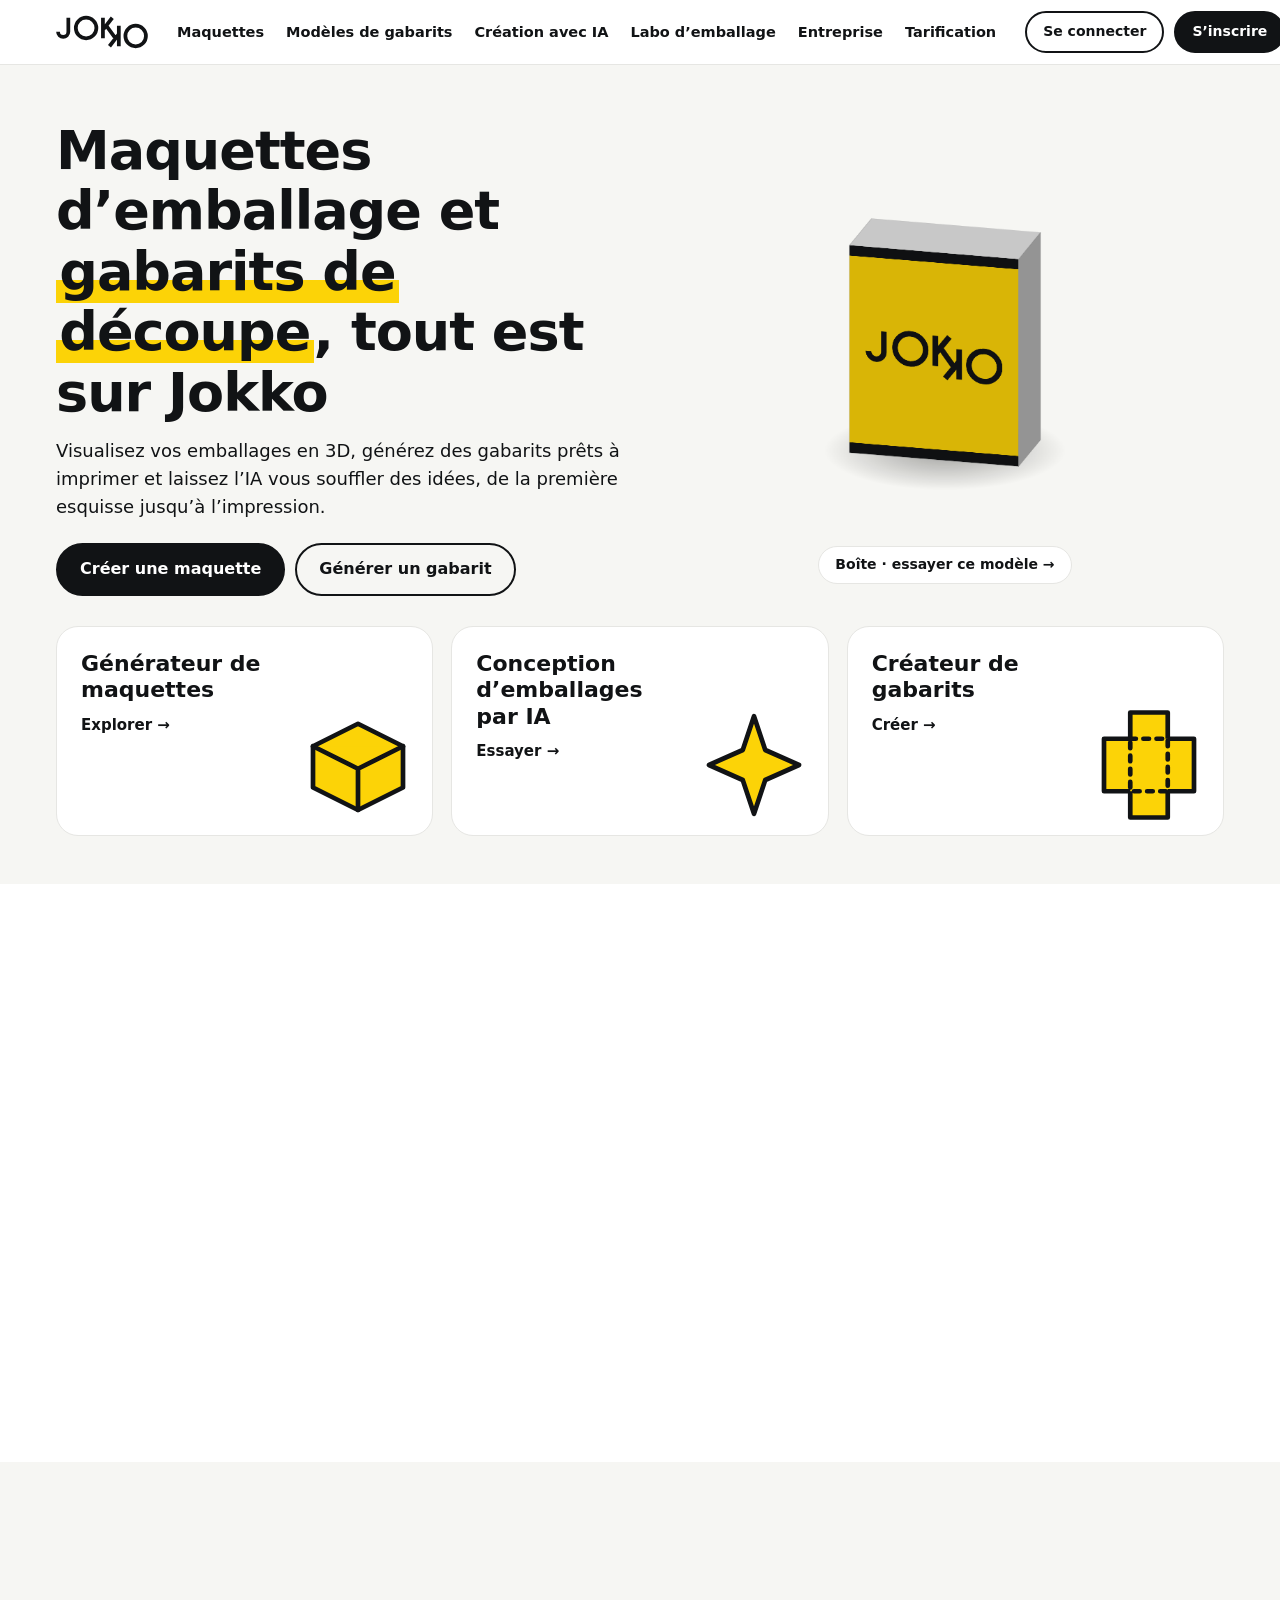
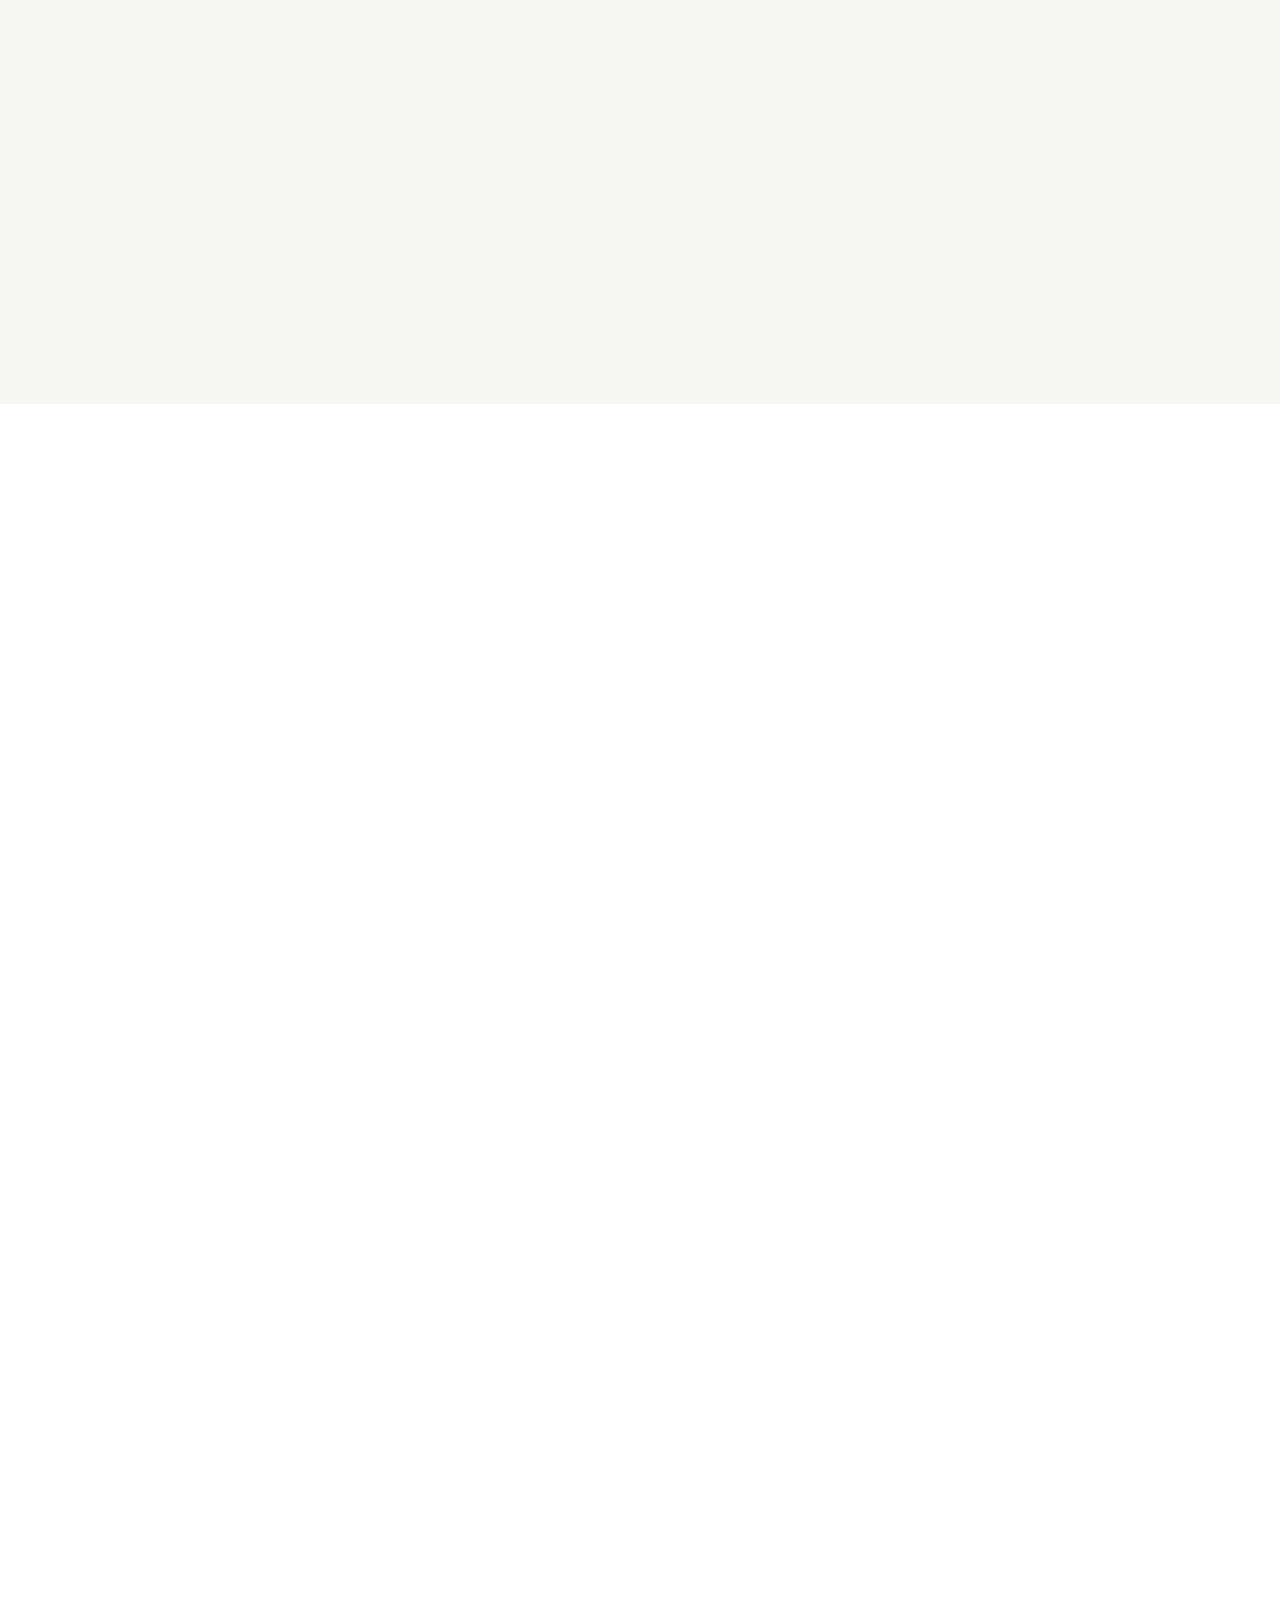
<file: index.html>
<!doctype html>
<html lang="fr">
<head>
<meta charset="utf-8">
<meta name="viewport" content="width=device-width,initial-scale=1">
<title>Jokko – Maquettes d’emballage, gabarits de découpe et création avec IA</title>
<meta name="description" content="Jokko réunit maquettes 3D, gabarits de découpe prêts à imprimer et outils de création avec IA pour concevoir vos emballages, de l’idée à l’impression.">
<meta name="theme-color" content="#111315">
<link rel="icon" href="data:image/svg+xml,%3Csvg xmlns='http://www.w3.org/2000/svg' viewBox='0 0 80 80'%3E%3Crect width='80' height='80' rx='18' fill='%23111315'/%3E%3Cpath fill='none' stroke='%23FCD307' stroke-width='7' stroke-linejoin='round' d='M23 8V52M23 34L43 8M30 25L50 52M57 25V69M57 43L37 69'/%3E%3C/svg%3E">
<style>
/* ===== Couleurs de marque : modifier uniquement ce bloc ===== */
:root{
  --brand:#111315;        /* encre : boutons, liens */
  --brand-dark:#2B2E31;   /* survol */
  --accent:#FCD307;       /* jaune Jokko, utilisé par petites touches */
  --tint:#F6F6F3;         /* surface claire */
  --tint-2:#EFEFEB;       /* surface claire 2 */
  --ink:#111315;          /* texte */
  --muted:#666A6E;        /* texte secondaire */
  --line:#E6E6E3;         /* bordures */
  --bg:#fff;
  --dark:#111315;         /* pied de page */
}
*{box-sizing:border-box}
html{scroll-behavior:smooth;-webkit-text-size-adjust:100%}
body{margin:0;background:var(--bg);color:var(--ink);font:16px/1.55 system-ui,-apple-system,"Segoe UI",Roboto,"Helvetica Neue",Arial,sans-serif}
a{color:inherit;text-decoration:none}
h1,h2,h3,p{margin:0}
ul{margin:0;padding:0;list-style:none}
svg{display:block}
.w{max-width:1200px;margin:0 auto;padding:0 16px}
.i{fill:var(--f,#fff);stroke:currentColor;stroke-width:2.5;stroke-linejoin:round;stroke-linecap:round}
:focus-visible{outline:3px solid var(--ink);outline-offset:3px;box-shadow:0 0 0 3px #fff}
footer :focus-visible{outline-color:var(--accent);box-shadow:none}
.sk{position:absolute;left:-999px}.sk:focus{left:8px;top:8px;background:#fff;padding:8px 12px;z-index:9}

/* boutons */
.b{display:inline-block;white-space:nowrap;padding:12px 22px;border-radius:999px;font-weight:650;border:2px solid var(--brand);background:var(--brand);color:#fff;transition:background .15s}
.b:hover{background:var(--brand-dark);border-color:var(--brand-dark)}
.b.o{background:transparent;color:var(--brand)}
.b.o:hover{background:var(--tint-2)}
.b.s{padding:8px 16px;font-size:14px}

/* en-tête */
header{position:sticky;top:0;z-index:5;background:rgba(255,255,255,.96);border-bottom:1px solid var(--line)}
.hd{display:flex;align-items:center;gap:20px;height:64px}
.logo{display:flex;align-items:center;color:var(--brand)}
.logo svg{width:92px;height:36px}
nav{display:flex;gap:4px;margin-right:auto}
nav a{white-space:nowrap;padding:8px 9px;border-radius:8px;font-size:14.5px;font-weight:550}
nav a:hover{background:var(--tint)}
.act{display:flex;align-items:center;gap:10px}
.lg{font-size:14px;color:var(--muted)}
#m,.mb{display:none}

/* hero */
.hero{background:var(--tint);padding:56px 0 48px;text-align:center}
h1{font-size:clamp(30px,5vw,54px);line-height:1.12;letter-spacing:-1px;max-width:900px;margin:0 auto 12px}
h1 em,.cta i{font-style:normal;background:linear-gradient(transparent 64%,var(--accent) 0);padding:0 .06em;-webkit-box-decoration-break:clone;box-decoration-break:clone}
.sub{color:var(--ink);font-size:18px;max-width:640px;margin:0 auto 32px}
.h3{display:grid;grid-template-columns:repeat(3,1fr);gap:18px;text-align:left}
.hc{position:relative;display:block;border-radius:22px;padding:24px;min-height:210px;overflow:hidden;border:1px solid var(--line);background:#fff;transition:transform .15s,box-shadow .15s}
.hc:hover,.c:hover{transform:translateY(-3px);box-shadow:0 10px 24px rgba(0,0,0,.10)}
.hc b{display:block;font-size:22px;line-height:1.2;max-width:60%}
.hc span{display:inline-block;margin-top:10px;color:var(--brand);font-weight:650;font-size:15px}
.hc svg{position:absolute;right:14px;bottom:10px;width:120px;height:120px;color:var(--brand);--f:var(--accent)}

/* sections */
section{padding:48px 0;content-visibility:auto;contain-intrinsic-size:auto 600px}
h2{font-size:clamp(24px,3.2vw,34px);letter-spacing:-.5px;margin-bottom:22px;display:flex;align-items:center;gap:10px}
h2:before{content:"";flex:none;width:10px;height:28px;border-radius:5px;background:var(--accent)}
.car{position:relative}
.g{display:flex;gap:14px;overflow-x:auto;scroll-snap-type:x mandatory;scrollbar-width:none;padding:6px 2px 12px}
.g::-webkit-scrollbar{display:none}
.g .c{flex:0 0 calc((100% - 70px)/6);scroll-snap-align:start}
.c img{display:block;width:100%;height:auto;aspect-ratio:1;border-radius:10px;background:var(--tint);margin-bottom:8px}
.cb{position:absolute;top:50%;margin-top:-30px;width:44px;height:44px;border-radius:50%;border:0;background:var(--brand);color:#fff;font:400 26px/1 system-ui,sans-serif;padding:0 0 4px;cursor:pointer;z-index:2;box-shadow:0 4px 12px rgba(0,0,0,.22);transition:opacity .2s,transform .15s}
.cb:hover{transform:scale(1.08)}
.cb[data-d="-1"]{left:-14px}.cb[data-d="1"]{right:-14px}
.cb:disabled{opacity:0;pointer-events:none}
.c{display:block;border:1px solid var(--line);border-radius:16px;padding:14px 14px 12px;background:#fff;transition:transform .15s,box-shadow .15s}
.c svg{width:100%;height:84px;color:var(--ink);--f:var(--tint);margin-bottom:8px}
.c b{display:block;font-size:15px;line-height:1.25}
.c small{color:var(--muted);font-size:13px}
.more{margin-top:22px;text-align:center}

/* outils */
.t{display:grid;grid-template-columns:1fr 1fr;gap:36px;align-items:center;padding:26px 0}
.t:nth-of-type(even) .tv{order:2}
.tv{border-radius:24px;background:var(--tint);min-height:240px;display:flex;align-items:center;justify-content:center;gap:10px;padding:20px}
.t:nth-of-type(even) .tv{background:var(--tint-2)}
.tv svg{width:118px;height:118px;color:var(--brand)}
.tv svg+svg{width:80px;height:80px;color:var(--ink);--f:var(--accent)}
.t h3{font-size:clamp(21px,2.4vw,28px);line-height:1.2;margin-bottom:10px}
.t p{color:var(--muted);margin-bottom:10px}
.t .r{display:flex;flex-wrap:wrap;gap:10px;margin-top:16px}
.ch{display:flex;flex-wrap:wrap;gap:10px}
.ch a{padding:9px 15px;border:1px solid var(--line);border-radius:999px;font-size:14.5px;font-weight:550;background:#fff}
.ch a:hover{border-color:var(--brand);color:var(--brand)}
.ch .ai{background:var(--tint-2);border-color:var(--accent)}
.alt{background:var(--tint)}
.k{display:grid;grid-template-columns:repeat(auto-fit,minmax(240px,1fr));gap:16px}
.k>*{border:1px solid var(--line);border-radius:18px;padding:22px;background:#fff}
.k h3{font-size:18px;margin-bottom:6px}
.k p{color:var(--muted);font-size:15px}
.k a.lk{display:inline-block;margin-top:10px;color:var(--brand);font-weight:650}

/* appel à l'action */
.cta{margin:0 16px}
.cta>div{max-width:1168px;margin:0 auto;border-radius:28px;background:var(--brand);color:#fff;text-align:center;padding:56px 20px}
.cta .b{background:#fff;color:var(--ink);border-color:#fff}.cta .b.o{background:transparent;color:#fff}.cta i{background:none;color:var(--accent)}
.cta h2{display:block;line-height:1.3;font-size:clamp(26px,4.4vw,46px);text-transform:uppercase;margin-bottom:22px}
.cta h2:before{display:none}

/* pied de page */
footer{background:var(--dark);color:#B5B7BA;margin-top:56px;padding:44px 0 26px;font-size:14px;content-visibility:auto;contain-intrinsic-size:auto 700px}
footer .logo{color:#fff;margin-bottom:26px}
footer .logo svg{width:112px;height:44px}
.f{display:grid;grid-template-columns:repeat(6,1fr);gap:22px}
.f b{display:block;color:#fff;margin-bottom:10px;font-size:15px}
.f a{display:block;padding:4px 0}
.f a:hover,.cp a:hover{color:var(--accent)}
.cp{border-top:1px solid #2C2F32;margin-top:30px;padding-top:18px;display:flex;flex-wrap:wrap;gap:8px 20px;justify-content:space-between}

@media(max-width:1100px){.g .c{flex-basis:calc((100% - 42px)/4)}}
@media(max-width:1300px){.lg{display:none}}
@media(max-width:1180px){
  .hd{flex-wrap:wrap;height:auto;min-height:64px;gap:0 20px}
  .logo{height:64px}
  #m{display:block;position:absolute;opacity:0;width:1px;height:1px}
  #m:focus-visible+.mb{outline:3px solid var(--ink)}
  .mb{display:block;margin-left:auto;padding:8px;cursor:pointer;border-radius:8px}
  .mb svg{width:26px;height:26px}
  nav,.act{display:none}
  #m:checked~nav,#m:checked~.act{display:flex;flex:0 0 100%}
  #m:checked~nav{flex-direction:column;border-top:1px solid var(--line);padding:6px 0}
  #m:checked~nav a{padding:12px 8px;font-size:16px}
  #m:checked~.act{padding:6px 0 16px}
  .f{grid-template-columns:repeat(3,1fr)}
}
@media(max-width:760px){
  .hero{padding:36px 0 24px}
  .sub{font-size:16px;margin-bottom:22px}
  .h3{grid-template-columns:1fr;gap:12px}
  .hc{min-height:132px;padding:18px}
  .hc svg{width:92px;height:92px}
  section{padding:34px 0}
  .g{margin:0 -16px;padding:6px 16px 12px;scroll-padding:0 16px}
  .g .c{flex:0 0 150px}
  .cb{display:none}
  .t{grid-template-columns:1fr;gap:16px;padding:18px 0}
  .t:nth-of-type(even) .tv{order:0}
  .tv{min-height:160px}
  .tv svg{width:86px;height:86px}
  .tv svg+svg{width:60px;height:60px}
  .f{grid-template-columns:repeat(2,1fr)}
  .cta>div{padding:40px 16px}
}
@media(prefers-reduced-motion:reduce){html{scroll-behavior:auto}*{transition:none!important}}

/* ===== animations ===== */
.hx{display:grid;grid-template-columns:1.05fr 1fr;gap:24px;align-items:center;text-align:left;margin-bottom:30px}
.hx h1{margin:0 0 14px}.hx .sub{margin:0 0 22px}
.hb{display:flex;flex-wrap:wrap;gap:10px}
.hv{text-align:center}
#cv{display:block;width:100%;max-width:560px;height:auto;margin:0 auto -6px;touch-action:pan-y;cursor:grab}
.hl{display:inline-block;background:#fff;border:1px solid var(--line);border-radius:999px;padding:7px 16px;font-weight:650;font-size:14px;transition:transform .15s}
.hl:hover{transform:translateY(-2px)}
.c svg,.hc svg{transition:transform .25s}
.c:hover svg{transform:rotate(-5deg) scale(1.08)}
.hc:hover svg{transform:rotate(-8deg) scale(1.1)}
.b{transition:background .15s,transform .15s}.b:active{transform:scale(.97)}
.tv svg{animation:fl 4s ease-in-out infinite alternate}
.tv svg+svg{animation-delay:-2s}
@keyframes fl{from{transform:translateY(-7px)}to{transform:translateY(7px)}}
.dl{fill:none;stroke:var(--brand);stroke-width:2.5;stroke-linejoin:round}
.dl .df{stroke:#E3001B;stroke-width:1.6;stroke-dasharray:3 4}
.js .dr{stroke-dasharray:1;stroke-dashoffset:1}
.js .df{opacity:0}
.js .in .dr{animation:dr 2.4s ease forwards}
.js .in .df{animation:fd .6s 2.2s forwards}
@keyframes dr{to{stroke-dashoffset:0}}@keyframes fd{to{opacity:1}}
.js .rv{opacity:0;transform:translateY(22px);transition:opacity .6s,transform .6s}
.js .rv.in{opacity:1;transform:none}
.cta h2 i{display:inline-block;animation:pu 2.6s ease-in-out infinite}
@keyframes pu{50%{transform:scale(1.05) rotate(-1deg)}}
@media(max-width:760px){.hx{grid-template-columns:1fr;text-align:center;gap:10px;margin-bottom:20px}.hb{justify-content:center}.hx .sub{margin-bottom:16px}}
@media(prefers-reduced-motion:reduce){.tv svg,.cta h2 i{animation:none}.js .rv{opacity:1;transform:none}.js .dr{stroke-dashoffset:0}.js .df{opacity:1}}
</style>
<script>document.documentElement.className='js'</script>
</head>
<body>
<a class="sk" href="#contenu">Aller au contenu</a>

<svg width="0" height="0" style="position:absolute" aria-hidden="true">
<symbol id="box" viewBox="0 0 64 64"><path class="i" d="M8 22 32 10l24 12v22L32 56 8 44z"/><path class="i" d="M8 22l24 12 24-12M32 34v22" fill="none"/></symbol>
<symbol id="tee" viewBox="0 0 64 64"><path class="i" d="M22 10 8 18l6 10 6-3v29h24V25l6 3 6-10-14-8c-2 4-6 6-10 6s-8-2-10-6z"/></symbol>
<symbol id="pouch" viewBox="0 0 64 64"><path class="i" d="M18 8h28l-3 8 7 36a4 4 0 0 1-4 4H18a4 4 0 0 1-4-4l7-36z"/><path class="i" d="M21 16h22"/></symbol>
<symbol id="book" viewBox="0 0 64 64"><path class="i" d="M14 10h30a6 6 0 0 1 6 6v38H20a6 6 0 0 1-6-6z"/><path class="i" d="M14 48a6 6 0 0 1 6-6h30M24 20h16" fill="none"/></symbol>
<symbol id="bottle" viewBox="0 0 64 64"><path class="i" d="M27 6h10v10c0 4 7 7 7 16v22a4 4 0 0 1-4 4H24a4 4 0 0 1-4-4V32c0-9 7-12 7-16z"/><path class="i" d="M20 36h24v12H20z" fill="#fff"/></symbol>
<symbol id="can" viewBox="0 0 64 64"><path class="i" d="M20 12c0-3 5-5 12-5s12 2 12 5v40c0 3-5 5-12 5s-12-2-12-5z"/><path class="i" d="M20 12c0 3 5 5 12 5s12-2 12-5M20 26h24M20 40h24" fill="none"/></symbol>
<symbol id="tube" viewBox="0 0 64 64"><path class="i" d="M22 8h20l4 40H18z"/><path class="i" d="M24 48h16v8H24zM21 18h22"/></symbol>
<symbol id="cup" viewBox="0 0 64 64"><path class="i" d="M16 14h32l-5 42H21z"/><path class="i" d="M14 10h36v4H14zM18 28h28"/></symbol>
<symbol id="food" viewBox="0 0 64 64"><path class="i" d="M10 26h44l-5 28H15z"/><path class="i" d="M10 26l8-12h28l8 12M26 14c0-5 12-5 12 0" fill="none"/></symbol>
<symbol id="phone" viewBox="0 0 64 64"><rect class="i" x="19" y="6" width="26" height="52" rx="5"/><path class="i" d="M28 12h8"/></symbol>
<symbol id="mug" viewBox="0 0 64 64"><path class="i" d="M12 16h30v30a8 8 0 0 1-8 8H20a8 8 0 0 1-8-8z"/><path class="i" d="M42 22h4a7 7 0 0 1 0 14h-4" fill="none"/></symbol>
<symbol id="mag" viewBox="0 0 64 64"><path class="i" d="M12 10h40v44H12z"/><path class="i" d="M18 18h28v14H18zM18 40h18M18 46h12" fill="#fff"/></symbol>
<symbol id="hood" viewBox="0 0 64 64"><path class="i" d="M24 8h16l14 10-5 10-5-3v31H20V25l-5 3-5-10z"/><path class="i" d="M24 8c0 8 3 12 8 12s8-4 8-12M26 40h12v8H26z" fill="none"/></symbol>
<symbol id="flask" viewBox="0 0 64 64"><path class="i" d="M26 6h12v8H26z"/><path class="i" d="M24 14h16c3 3 4 6 4 10v28a4 4 0 0 1-4 4H24a4 4 0 0 1-4-4V24c0-4 1-7 4-10z"/></symbol>
<symbol id="gift" viewBox="0 0 64 64"><path class="i" d="M10 24h44v32H10z"/><path class="i" d="M8 16h48v8H8z"/><path class="i" d="M32 16v40M32 16c-4-10-16-8-10 0M32 16c4-10 16-8 10 0" fill="none"/></symbol>
<symbol id="bag" viewBox="0 0 64 64"><path class="i" d="M14 20h36l2 36H12z"/><path class="i" d="M24 20v-4a8 8 0 0 1 16 0v4" fill="none"/></symbol>
<symbol id="die" viewBox="0 0 64 64"><path class="i" d="M22 4h20v14h14v28H42v14H22V46H8V18h14z"/><path class="i" d="M22 18h20v28H22z" fill="none" stroke-dasharray="3 4"/></symbol>
<symbol id="die2" viewBox="0 0 64 64"><path class="i" d="M6 22h10l2-10h12l2 10h10l2-10h12l2 10v24H6z"/><path class="i" d="M18 22v24M32 22v24M44 22v24M6 46l4 8h44l4-8" fill="none" stroke-dasharray="3 4"/></symbol>
<symbol id="tray" viewBox="0 0 64 64"><path class="i" d="M6 24h52l-6 26H12z"/><path class="i" d="M6 24l8-8h36l8 8" fill="none"/></symbol>
<symbol id="lid" viewBox="0 0 64 64"><path class="i" d="M12 30h40v26H12z"/><path class="i" d="M8 12h48v10H8z"/></symbol>
<symbol id="env" viewBox="0 0 64 64"><path class="i" d="M8 16h48v32H8z"/><path class="i" d="M8 16l24 18 24-18" fill="none"/></symbol>
<symbol id="spark" viewBox="0 0 64 64"><path class="i" d="M32 6l6 18 18 8-18 8-6 18-6-18-18-8 18-8z"/></symbol>
<symbol id="cube" viewBox="0 0 64 64"><path class="i" d="M32 6l24 13v26L32 58 8 45V19z"/><path class="i" d="M8 19l24 13 24-13M32 32v26" fill="none"/></symbol>
<symbol id="img" viewBox="0 0 64 64"><rect class="i" x="8" y="12" width="48" height="40" rx="6"/><path class="i" d="M8 44l14-14 12 12 8-8 14 14" fill="none"/><circle class="i" cx="42" cy="24" r="4"/></symbol>
<symbol id="jk" viewBox="0 2 196 77"><path fill="none" stroke="currentColor" stroke-width="8" stroke-linejoin="round" d="M26 10V40a11 11 0 0 1-22 0M42 32a22 22 0 1 0 44 0a22 22 0 1 0-44 0M100 10V54M100 36L120 10M107 27L127 54M134 27V71M134 45L114 71M148 49a22 22 0 1 0 44 0a22 22 0 1 0-44 0"/></symbol>
</svg>

<header>
<div class="w hd">
  <a class="logo" href="#" aria-label="Jokko, accueil"><svg role="img" aria-label="Jokko"><use href="#jk"/></svg></a>
  <input type="checkbox" id="m" aria-label="Ouvrir le menu">
  <label class="mb" for="m" aria-hidden="true"><svg viewBox="0 0 24 24" fill="none" stroke="currentColor" stroke-width="2.4" stroke-linecap="round"><path d="M4 7h16M4 12h16M4 17h16"/></svg></label>
  <nav aria-label="Navigation principale">
    <a href="maquettes.html">Maquettes</a>
    <a href="gabarits.html">Modèles de gabarits</a>
    <a href="ia.html">Création avec IA</a>
    <a href="labo.html">Labo d’emballage</a>
    <a href="#entreprise">Entreprise</a>
    <a href="tarifs.html">Tarification</a>
  </nav>
  <div class="act">
    <span class="lg">Français</span>
    <a class="b o s" href="connexion.html">Se connecter</a>
    <a class="b s" href="connexion.html#inscription">S’inscrire</a>
  </div>
</div>
</header>

<main id="contenu">
<div class="hero">
<div class="w">
  <div class="hx">
    <div>
      <h1>Maquettes d’emballage et <em>gabarits de découpe</em>, tout est sur Jokko</h1>
      <p class="sub">Visualisez vos emballages en 3D, générez des gabarits prêts à imprimer et laissez l’IA vous souffler des idées, de la première esquisse jusqu’à l’impression.</p>
      <p class="hb"><a class="b" href="maquettes.html">Créer une maquette</a><a class="b o" href="gabarits.html">Générer un gabarit</a></p>
    </div>
    <div class="hv">
      <canvas id="cv" width="800" height="600" aria-label="Maquette animée : faites glisser pour la tourner"></canvas>
      <a id="hl" class="hl" href="maquettes.html">Essayer le générateur →</a>
    </div>
  </div>
  <div class="h3">
    <a class="hc" href="maquettes.html"><b>Générateur de maquettes</b><span>Explorer →</span><svg><use href="#box"/></svg></a>
    <a class="hc" href="ia.html"><b>Conception d’emballages par IA</b><span>Essayer →</span><svg><use href="#spark"/></svg></a>
    <a class="hc" href="gabarits.html"><b>Créateur de gabarits</b><span>Créer →</span><svg><use href="#die"/></svg></a>
  </div>
</div>
</div>

<section id="maquettes">
<div class="w">
  <h2>Principales catégories de maquettes</h2>
  <div class="car rv"><button class="cb" data-d="-1" type="button" aria-label="Précédent">‹</button><div class="g">
    <a class="c" href="maquettes.html?p=box"><img src="img/box.webp" width="360" height="360" loading="lazy" decoding="async" alt=""><b>Boîte</b><small>Maquettes</small></a>
    <a class="c" href="maquettes.html?p=tee"><img src="img/tee.webp" width="360" height="360" loading="lazy" decoding="async" alt=""><b>T‑shirt</b><small>Maquettes</small></a>
    <a class="c" href="maquettes.html?p=pouch"><img src="img/pouch.webp" width="360" height="360" loading="lazy" decoding="async" alt=""><b>Pochette / Sac</b><small>Maquettes</small></a>
    <a class="c" href="maquettes.html?p=book"><img src="img/book.webp" width="360" height="360" loading="lazy" decoding="async" alt=""><b>Livre</b><small>Maquettes</small></a>
    <a class="c" href="maquettes.html?p=bottle"><img src="img/bottle.webp" width="360" height="360" loading="lazy" decoding="async" alt=""><b>Bouteille</b><small>Maquettes</small></a>
    <a class="c" href="maquettes.html?p=can"><img src="img/can.webp" width="360" height="360" loading="lazy" decoding="async" alt=""><b>Canette</b><small>Maquettes</small></a>
    <a class="c" href="maquettes.html?p=tube"><img src="img/tube.webp" width="360" height="360" loading="lazy" decoding="async" alt=""><b>Tube</b><small>Maquettes</small></a>
    <a class="c" href="maquettes.html?p=cup"><img src="img/cup.webp" width="360" height="360" loading="lazy" decoding="async" alt=""><b>Gobelet / Contenant</b><small>Maquettes</small></a>
    <a class="c" href="maquettes.html?p=box"><img src="img/food.webp" width="360" height="360" loading="lazy" decoding="async" alt=""><b>Emballage alimentaire</b><small>Maquettes</small></a>
    <a class="c" href="maquettes.html?p=phone"><img src="img/phone.webp" width="360" height="360" loading="lazy" decoding="async" alt=""><b>Smartphone</b><small>Maquettes</small></a>
    <a class="c" href="maquettes.html?p=mug"><img src="img/mug.webp" width="360" height="360" loading="lazy" decoding="async" alt=""><b>Mug</b><small>Maquettes</small></a>
    <a class="c" href="maquettes.html?p=magazine"><img src="img/magazine.webp" width="360" height="360" loading="lazy" decoding="async" alt=""><b>Magazine</b><small>Maquettes</small></a>
    <a class="c" href="maquettes.html?p=hoodie"><img src="img/hoodie.webp" width="360" height="360" loading="lazy" decoding="async" alt=""><b>Hoodie</b><small>Maquettes</small></a>
    <a class="c" href="maquettes.html?p=gourde"><img src="img/gourde.webp" width="360" height="360" loading="lazy" decoding="async" alt=""><b>Gourde</b><small>Maquettes</small></a>
    <a class="c" href="maquettes.html?p=box"><img src="img/gift.webp" width="360" height="360" loading="lazy" decoding="async" alt=""><b>Boîte cadeau</b><small>Maquettes</small></a>
    <a class="c" href="maquettes.html?p=bag"><img src="img/bag.webp" width="360" height="360" loading="lazy" decoding="async" alt=""><b>Sac en papier</b><small>Maquettes</small></a>
    <a class="c" href="maquettes.html?p=pizza"><img src="img/pizza.webp" width="360" height="360" loading="lazy" decoding="async" alt=""><b>Emballage pour pizza</b><small>Maquettes</small></a>
    <a class="c" href="maquettes.html?p=pill"><img src="img/pill.webp" width="360" height="360" loading="lazy" decoding="async" alt=""><b>Flacon de compléments</b><small>Maquettes</small></a>
    <a class="c" href="maquettes.html?p=mailer"><img src="img/mailer.webp" width="360" height="360" loading="lazy" decoding="async" alt=""><b>Boîte d’expédition</b><small>Maquettes</small></a>
    <a class="c" href="maquettes.html?p=bottle"><img src="img/plastic.webp" width="360" height="360" loading="lazy" decoding="async" alt=""><b>Bouteille en plastique</b><small>Maquettes</small></a>
    <a class="c" href="maquettes.html?p=box"><img src="img/product.webp" width="360" height="360" loading="lazy" decoding="async" alt=""><b>Boîte produit</b><small>Maquettes</small></a>
    <a class="c" href="maquettes.html?p=box"><img src="img/gable.webp" width="360" height="360" loading="lazy" decoding="async" alt=""><b>Boîte avec poignée</b><small>Maquettes</small></a>
    <a class="c" href="maquettes.html?p=jar"><img src="img/jar.webp" width="360" height="360" loading="lazy" decoding="async" alt=""><b>Bocal</b><small>Maquettes</small></a>
    <a class="c" href="maquettes.html?p=magazine"><img src="img/print.webp" width="360" height="360" loading="lazy" decoding="async" alt=""><b>Impression</b><small>Maquettes</small></a>
  </div><button class="cb" data-d="1" type="button" aria-label="Suivant">›</button></div>
  <p class="more"><a class="b o" href="modeles.html#maquettes">Voir toutes les maquettes</a></p>
</div>
</section>

<section id="gabarits" class="alt">
<div class="w">
  <h2>Principales catégories de gabarits</h2>
  <div class="car rv"><button class="cb" data-d="-1" type="button" aria-label="Précédent">‹</button><div class="g">
    <a class="c" href="gabarits.html"><svg><use href="#die"/></svg><b>Boîte pliante</b><small>Modèles</small></a>
    <a class="c" href="gabarits.html?type=tuck"><svg><use href="#die2"/></svg><b>Boîte à rabat</b><small>Modèles</small></a>
    <a class="c" href="gabarits.html?type=bag"><svg><use href="#bag"/></svg><b>Sac en papier</b><small>Modèles</small></a>
    <a class="c" href="gabarits.html?type=lid"><svg><use href="#lid"/></svg><b>Boîte avec couvercle</b><small>Modèles</small></a>
    <a class="c" href="gabarits.html?type=display"><svg><use href="#food"/></svg><b>Boîte de présentation</b><small>Modèles</small></a>
    <a class="c" href="gabarits.html?type=tray"><svg><use href="#tray"/></svg><b>Boîte plateau</b><small>Modèles</small></a>
    <a class="c" href="gabarits.html"><svg><use href="#gift"/></svg><b>Boîte rigide</b><small>Modèles</small></a>
    <a class="c" href="gabarits.html?type=env"><svg><use href="#env"/></svg><b>Enveloppe</b><small>Modèles</small></a>
  </div><button class="cb" data-d="1" type="button" aria-label="Suivant">›</button></div>
  <p class="more"><a class="b o" href="modeles.html#gabarits">Voir tous les modèles de gabarits</a></p>
</div>
</section>

<section id="outils">
<div class="w">
  <h2>Les outils de Jokko</h2>

  <div class="t rv" id="generateur">
    <div class="tv"><svg><use href="#box"/></svg><svg><use href="#tee"/></svg></div>
    <div>
      <h3>Un générateur de maquettes en ligne, simple et rapide</h3>
      <p>Emballage, livre ou T‑shirt : importez votre visuel et découvrez‑le aussitôt sur un aperçu 3D. Quelques clics suffisent pour montrer votre produit sous son meilleur jour.</p>
      <p>Choisissez la maquette qui vous convient et lancez‑vous.</p>
      <div class="r"><a class="b" href="maquettes.html">Créer une maquette</a><a class="b o" href="#tous">En savoir plus</a></div>
    </div>
  </div>

  <div class="t rv" id="createur">
    <div class="tv"><svg class="dl" viewBox="0 0 64 64"><path class="dr" pathLength="1" d="M22 4h20v14h14v28H42v14H22V46H8V18h14z"/><path class="df" d="M22 18h20v28H22z"/></svg><svg><use href="#die2"/></svg></div>
    <div>
      <h3>Un créateur de gabarits de niveau professionnel</h3>
      <p>Réglez les dimensions, le matériau et l’épaisseur du carton en quelques étapes : vous obtenez immédiatement un gabarit de découpe prêt pour l’impression.</p>
      <p>Partez du modèle de boîte de votre choix et adaptez‑le à votre produit.</p>
      <div class="r"><a class="b" href="gabarits.html">Créer un gabarit</a><a class="b o" href="#tous">En savoir plus</a></div>
    </div>
  </div>

  <div class="t rv" id="labo">
    <div class="tv"><svg><use href="#cube"/></svg><svg><use href="#bottle"/></svg></div>
    <div>
      <h3>Un studio 3D pensé pour les non‑spécialistes</h3>
      <p>Aucune expérience en design n’est requise. Piochez parmi les scènes, modèles et éléments proposés, combinez‑les, puis ajustez l’angle et l’éclairage pour obtenir un rendu digne d’un studio photo.</p>
      <p>Donnez vie à votre produit dès maintenant.</p>
      <div class="r"><a class="b" href="labo.html">Commencer en 3D</a><a class="b o" href="#tous">En savoir plus</a></div>
    </div>
  </div>

  <div class="t rv" id="ia">
    <div class="tv"><svg><use href="#img"/></svg><svg><use href="#spark"/></svg></div>
    <div>
      <h3>Un générateur de fonds par IA pour vos visuels produit</h3>
      <p>Plus besoin d’organiser une séance photo coûteuse. Importez l’image de votre produit : l’IA propose des décors sur mesure qui s’accordent avec lui et le mettent en scène de façon réaliste.</p>
      <p>Créez dès aujourd’hui des fonds de qualité professionnelle.</p>
      <div class="r"><a class="b" href="ia.html">Générer un fond IA</a><a class="b o" href="#tous">En savoir plus</a></div>
    </div>
  </div>
</div>
</section>

<section id="tous" class="alt">
<div class="w">
  <h2>Tous les outils</h2>
  <div class="ch rv">
    <a href="maquettes.html">Générateur de maquettes</a>
    <a href="gabarits.html">Générateur de gabarits</a>
    <a href="labo.html">Logiciel de modélisation 3D</a>
    <a href="gabarits.html">Gabarit vers maquette 3D</a>
    <a href="maquettes.html">Maquette de smartphone</a>
    <a href="maquettes.html">Maquette de T‑shirt</a>
    <a href="maquettes.html">Maquette de boîte à pizza</a>
    <a href="gabarits.html">Créateur de modèle de boîte</a>
    <a href="gabarits.html">Créateur de modèle de boîte en papier</a>
    <a class="ai" href="ia.html">✦ Conception d’emballage par IA</a>
    <a class="ai" href="ia.html">✦ Générateur de vidéos IA</a>
    <a class="ai" href="ia.html">✦ Générateur de fonds IA</a>
    <a class="ai" href="ia.html">✦ Générateur de logos IA</a>
  </div>
</div>
</section>

<section id="entreprise">
<div class="w">
  <h2>Pour les entreprises</h2>
  <div class="k rv">
    <div><h3>Service d’impression</h3><p>Faites imprimer vos emballages à partir de vos gabarits et maquettes validés, sans ressaisie des fichiers.</p><a class="lk" href="contact.html">Demander un devis →</a></div>
    <div><h3>API de l’éditeur</h3><p>Intégrez l’éditeur d’emballages et la visualisation 3D directement dans votre site ou votre boutique en ligne.</p><a class="lk" href="contact.html">Parler à l’équipe →</a></div>
    <div><h3>Léger, même en connexion lente</h3><p>Page d’accueil de moins de 50 Ko, sans police ni script externe, et consultable hors ligne après la première visite.</p></div>
  </div>
</div>
</section>

<div class="cta" id="demarrer"><div>
  <h2>Démarrez votre <i>aventure design</i> avec Jokko !</h2>
  <a class="b" href="maquettes.html">Créer une maquette</a> <a class="b o" href="tarifs.html">Voir les tarifs</a>
</div></div>
</main>

<footer>
<div class="w">
  <a class="logo" href="#"><svg role="img" aria-label="Jokko"><use href="#jk"/></svg></a>
  <div class="f">
    <div><b>Maquettes</b><a href="modeles.html#maquettes">Toutes les maquettes</a><a href="#maquettes">Boîtes</a><a href="#maquettes">Bouteilles</a><a href="#maquettes">Emballage alimentaire</a><a href="#maquettes">Pochettes, sachets et sacs</a><a href="#maquettes">Canettes</a><a href="#maquettes">Bocaux</a><a href="#maquettes">Tubes</a><a href="#maquettes">Contenants, tasses et bols</a><a href="#maquettes">Vêtements</a><a href="#maquettes">Appareils</a><a href="#maquettes">Impressions</a><a href="#maquettes">Autres</a></div>
    <div><b>Gabarits</b><a href="modeles.html#gabarits">Tous les gabarits</a><a href="#gabarits">Boîtes cadeaux</a><a href="#gabarits">Boîtes à faire soi‑même</a><a href="#gabarits">Boîtes d’expédition</a><a href="#gabarits">Boîtes postales</a><a href="#gabarits">Alimentation</a><a href="#gabarits">Jouets</a><a href="#gabarits">Café</a><a href="#gabarits">Tabac</a><a href="#gabarits">Soins personnels</a><a href="#gabarits">Boissons</a><a href="#gabarits">Bureau</a><a href="#gabarits">Bonbons</a><a href="#gabarits">Médicaments</a><a href="#gabarits">Alcool</a><a href="#gabarits">Lait et yaourt</a></div>
    <div><b>Outils</b><a href="#tous">Tous les outils</a><a href="maquettes.html">Générateur de maquettes</a><a href="gabarits.html">Générateur de gabarits</a><a href="labo.html">Logiciel de modélisation 3D</a><a href="gabarits.html">Gabarit vers maquette 3D</a><a href="maquettes.html">Maquette de smartphone</a><a href="maquettes.html">Maquette de T‑shirt</a><a href="maquettes.html">Maquette de boîte à pizza</a><a href="gabarits.html">Créateur de modèle de boîte</a><a href="gabarits.html">Modèle de boîte en papier</a></div>
    <div><b>Outils IA</b><a href="ia.html">Conception d’emballage par IA</a><a href="ia.html">Générateur de vidéos IA</a><a href="ia.html">Générateur de fonds IA</a><a href="ia.html">Générateur de logos IA</a></div>
    <div><b>Entreprise</b><a href="#entreprise">Service d’impression</a><a href="#entreprise">API de l’éditeur</a></div>
    <div><b>Jokko</b><a href="contact.html">Programme d’influenceurs</a><a href="a-propos.html">À propos de nous</a><a href="contact.html">Contactez‑nous</a></div>
  </div>
  <div class="cp"><span>© 2026 Jokko</span><span><a href="confidentialite.html">Politique de confidentialité</a> · <a href="#">Conditions de service</a></span></div>
</div>
</footer>

<script>
document.querySelectorAll('nav a').forEach(function(a){a.onclick=function(){document.getElementById('m').checked=false}});
(function(){
var rv=document.querySelectorAll('.rv');
if('IntersectionObserver'in window){var io=new IntersectionObserver(function(es){es.forEach(function(e){if(e.isIntersecting){e.target.classList.add('in');io.unobserve(e.target)}})},{rootMargin:'0px 0px -8% 0px'});rv.forEach(function(e){io.observe(e)})}
else rv.forEach(function(e){e.classList.add('in')});
// Carrousels : flèches, défilement automatique, pause au survol ou au toucher.
var calm=matchMedia('(prefers-reduced-motion:reduce)').matches;
document.querySelectorAll('.car').forEach(function(c){
var g=c.querySelector('.g'),bs=c.querySelectorAll('.cb'),stop=0,vis=false;
function st(){bs[0].disabled=g.scrollLeft<4;bs[1].disabled=g.scrollLeft+g.clientWidth>g.scrollWidth-4}
function go(d){g.scrollBy({left:d,behavior:calm?'auto':'smooth'})}
bs.forEach(function(b){b.onclick=function(){stop=Date.now()+8000;go(b.dataset.d*g.clientWidth*.82)}});
g.addEventListener('scroll',st,{passive:true});st();
['pointerenter','touchstart','focusin'].forEach(function(e){c.addEventListener(e,function(){stop=Date.now()+8000},{passive:true})});
c.addEventListener('pointerleave',function(){stop=Date.now()+1500});
if(calm||!('IntersectionObserver'in window))return;
new IntersectionObserver(function(e){vis=e[0].isIntersecting}).observe(c);
setInterval(function(){if(!vis||document.hidden||Date.now()<stop)return;
if(g.scrollLeft+g.clientWidth>g.scrollWidth-4)g.scrollTo({left:0,behavior:'smooth'});else go(g.querySelector('.c').offsetWidth+14)},3200)});
// Démo 3D de l'en-tête : chargée après la page, pour ne pas retarder le premier affichage.
addEventListener('load',function(){
var cv=document.getElementById('cv'),sc=document.createElement('script');sc.src='mockup.js';
sc.onload=function(){
var S=JK.S,a=document.createElement('canvas'),x=a.getContext('2d'),hl=document.getElementById('hl');a.width=900;a.height=600;
x.fillStyle='#FCD307';x.fillRect(0,0,900,600);x.fillStyle='#111315';x.fillRect(0,0,900,30);x.fillRect(0,570,900,30);
x.translate(256,222);x.scale(1.98,1.98);x.lineWidth=8;x.lineJoin='round';x.strokeStyle='#111315';x.stroke(new Path2D(document.querySelector('#jk path').getAttribute('d')));
var M=[['box','Boîte'],['can','Canette'],['bottle','Bouteille'],['mug','Mug'],['pouch','Pochette'],['tee','T‑shirt']],i=0,hold=0,vis=true,t0=0,
still=matchMedia('(prefers-reduced-motion:reduce)').matches;
function set(){var m=M[i];S.p=m[0];JK.preset();S.img=a;S.bgm='none';S.shT=1;S.pit=.32;if(m[0]=='box'){S.L=120;S.Wd=60;S.Hh=150}
hl.textContent=m[1]+' · essayer ce modèle →';hl.href='maquettes.html?p='+m[0];JK.draw()}
set();cv.classList.remove('tr');
cv.addEventListener('pointerdown',function(){hold=Date.now()+4000});
if('IntersectionObserver'in window)new IntersectionObserver(function(e){vis=e[0].isIntersecting}).observe(cv);
if(still)return;
setInterval(function(){if(vis&&Date.now()>hold){i=(i+1)%M.length;set();cv.classList.remove('tr')}},4500);
(function loop(t){requestAnimationFrame(loop);if(!vis||document.hidden||Date.now()<hold||t-t0<33)return;t0=t;
if(S.p=='box')S.yaw=-.55+.5*Math.sin(t/1400);else S.yaw+=.02;JK.draw()})(0)};
document.body.appendChild(sc)})})();
if('serviceWorker'in navigator&&location.protocol==='https:')addEventListener('load',function(){navigator.serviceWorker.register('sw.js')});
</script>
</body>
</html>
</file>
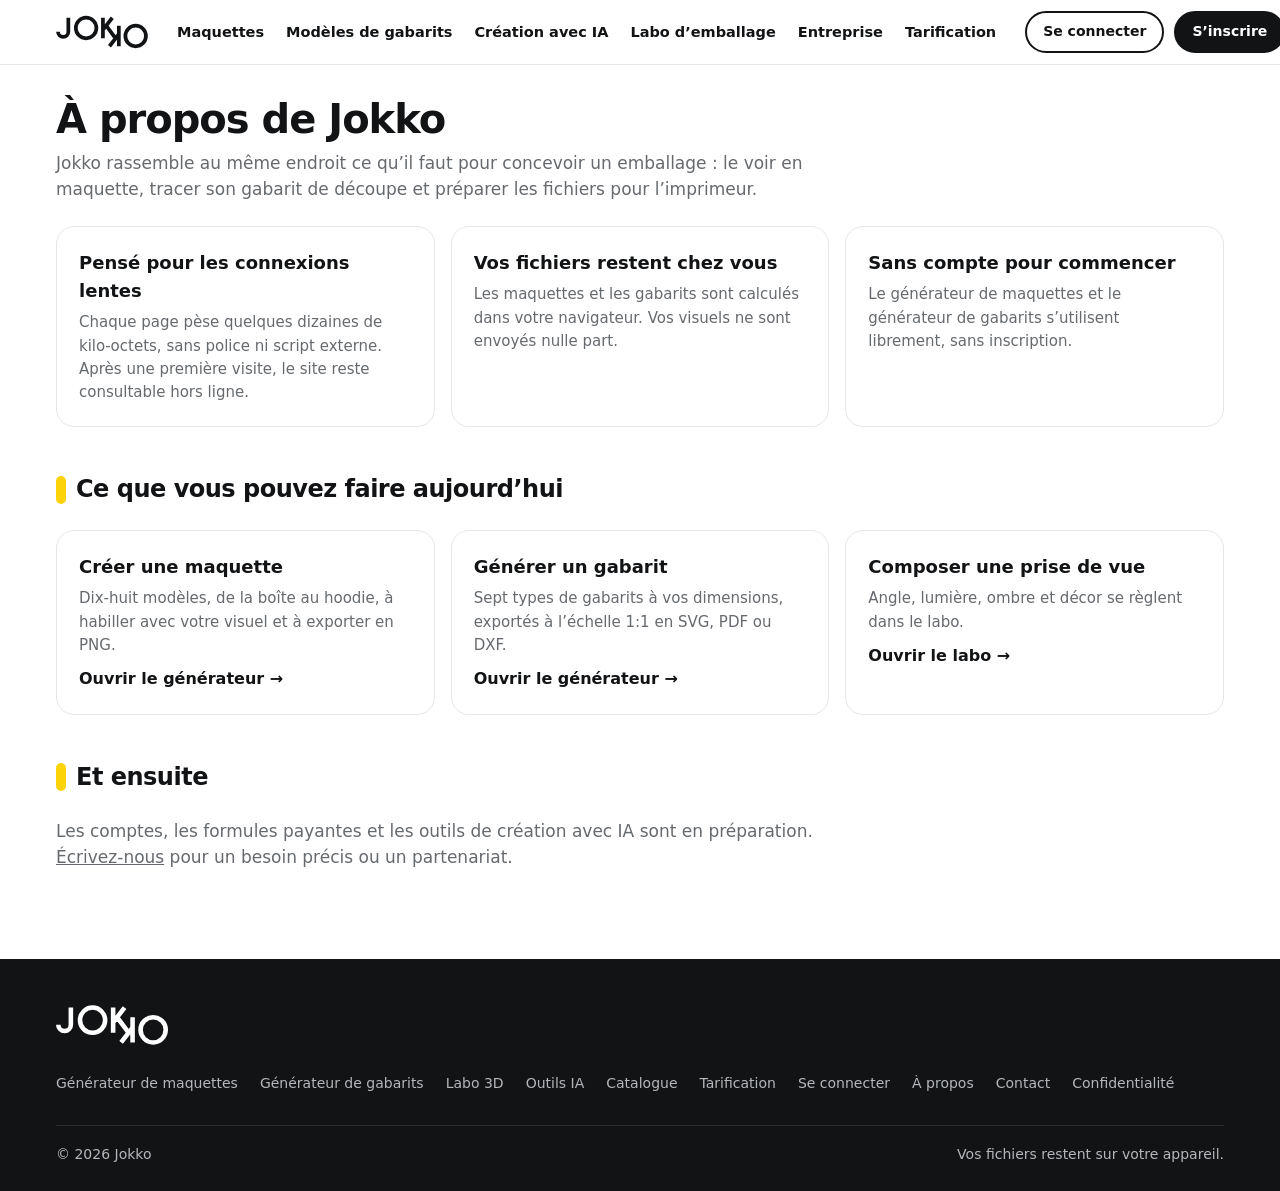
<file: a-propos.html>
<!doctype html>
<html lang="fr">
<head>
<meta charset="utf-8">
<meta name="viewport" content="width=device-width,initial-scale=1">
<title>À propos – Jokko</title>
<meta name="description" content="Jokko réunit maquettes, gabarits de découpe et outils de création pour concevoir des emballages, même avec une connexion lente.">
<meta name="theme-color" content="#111315">
<link rel="icon" href="data:image/svg+xml,%3Csvg xmlns='http://www.w3.org/2000/svg' viewBox='0 0 80 80'%3E%3Crect width='80' height='80' rx='18' fill='%23111315'/%3E%3Cpath fill='none' stroke='%23FCD307' stroke-width='7' stroke-linejoin='round' d='M23 8V52M23 34L43 8M30 25L50 52M57 25V69M57 43L37 69'/%3E%3C/svg%3E">
<link rel="stylesheet" href="app.css">
</head>
<body>
<a class="sk" href="#contenu">Aller au contenu</a>
<svg width="0" height="0" style="position:absolute" aria-hidden="true"><symbol id="jk" viewBox="0 2 196 77"><path fill="none" stroke="currentColor" stroke-width="8" stroke-linejoin="round" d="M26 10V40a11 11 0 0 1-22 0M42 32a22 22 0 1 0 44 0a22 22 0 1 0-44 0M100 10V54M100 36L120 10M107 27L127 54M134 27V71M134 45L114 71M148 49a22 22 0 1 0 44 0a22 22 0 1 0-44 0"/></symbol></svg>
<header>
<div class="w hd">
  <a class="logo" href="index.html"><svg role="img" aria-label="Jokko, accueil"><use href="#jk"/></svg></a>
  <input type="checkbox" id="m" aria-label="Ouvrir le menu">
  <label class="mb" for="m" aria-hidden="true"><svg viewBox="0 0 24 24" fill="none" stroke="currentColor" stroke-width="2.4" stroke-linecap="round"><path d="M4 7h16M4 12h16M4 17h16"/></svg></label>
  <nav aria-label="Navigation principale"><a href="maquettes.html">Maquettes</a><a href="gabarits.html">Modèles de gabarits</a><a href="ia.html">Création avec IA</a><a href="labo.html">Labo d’emballage</a><a href="index.html#entreprise">Entreprise</a><a href="tarifs.html">Tarification</a></nav>
  <div class="act">
    <span class="lg">Français</span>
    <a class="b o s" href="connexion.html">Se connecter</a>
    <a class="b s" href="connexion.html#inscription">S’inscrire</a>
  </div>
</div>
</header>
<main id="contenu" class="w pg">
<h1>À propos de Jokko</h1>
<p class="lead">Jokko rassemble au même endroit ce qu’il faut pour concevoir un emballage : le voir en maquette, tracer son gabarit de découpe et préparer les fichiers pour l’imprimeur.</p>
<div class="k">
  <div><h3>Pensé pour les connexions lentes</h3><p>Chaque page pèse quelques dizaines de kilo‑octets, sans police ni script externe. Après une première visite, le site reste consultable hors ligne.</p></div>
  <div><h3>Vos fichiers restent chez vous</h3><p>Les maquettes et les gabarits sont calculés dans votre navigateur. Vos visuels ne sont envoyés nulle part.</p></div>
  <div><h3>Sans compte pour commencer</h3><p>Le générateur de maquettes et le générateur de gabarits s’utilisent librement, sans inscription.</p></div>
</div>
<div class="sec"><h2>Ce que vous pouvez faire aujourd’hui</h2>
<div class="k">
  <div><h3>Créer une maquette</h3><p>Dix‑huit modèles, de la boîte au hoodie, à habiller avec votre visuel et à exporter en PNG.</p><a class="lk" href="maquettes.html">Ouvrir le générateur →</a></div>
  <div><h3>Générer un gabarit</h3><p>Sept types de gabarits à vos dimensions, exportés à l’échelle 1:1 en SVG, PDF ou DXF.</p><a class="lk" href="gabarits.html">Ouvrir le générateur →</a></div>
  <div><h3>Composer une prise de vue</h3><p>Angle, lumière, ombre et décor se règlent dans le labo.</p><a class="lk" href="labo.html">Ouvrir le labo →</a></div>
</div></div>
<div class="sec"><h2>Et ensuite</h2>
<p class="lead">Les comptes, les formules payantes et les outils de création avec IA sont en préparation. <a href="contact.html" style="text-decoration:underline">Écrivez‑nous</a> pour un besoin précis ou un partenariat.</p></div>
</main>
<footer>
<div class="w">
  <a class="logo" href="index.html"><svg role="img" aria-label="Jokko"><use href="#jk"/></svg></a>
  <div class="fx"><a href="maquettes.html">Générateur de maquettes</a><a href="gabarits.html">Générateur de gabarits</a><a href="labo.html">Labo 3D</a><a href="ia.html">Outils IA</a><a href="modeles.html">Catalogue</a><a href="tarifs.html">Tarification</a><a href="connexion.html">Se connecter</a><a href="a-propos.html">À propos</a><a href="contact.html">Contact</a><a href="confidentialite.html">Confidentialité</a></div>
  <div class="cp"><span>© 2026 Jokko</span><span>Vos fichiers restent sur votre appareil.</span></div>
</div>
</footer>
<script>if('serviceWorker'in navigator&&location.protocol==='https:')addEventListener('load',function(){navigator.serviceWorker.register('sw.js')});</script>
</body>
</html>
</file>
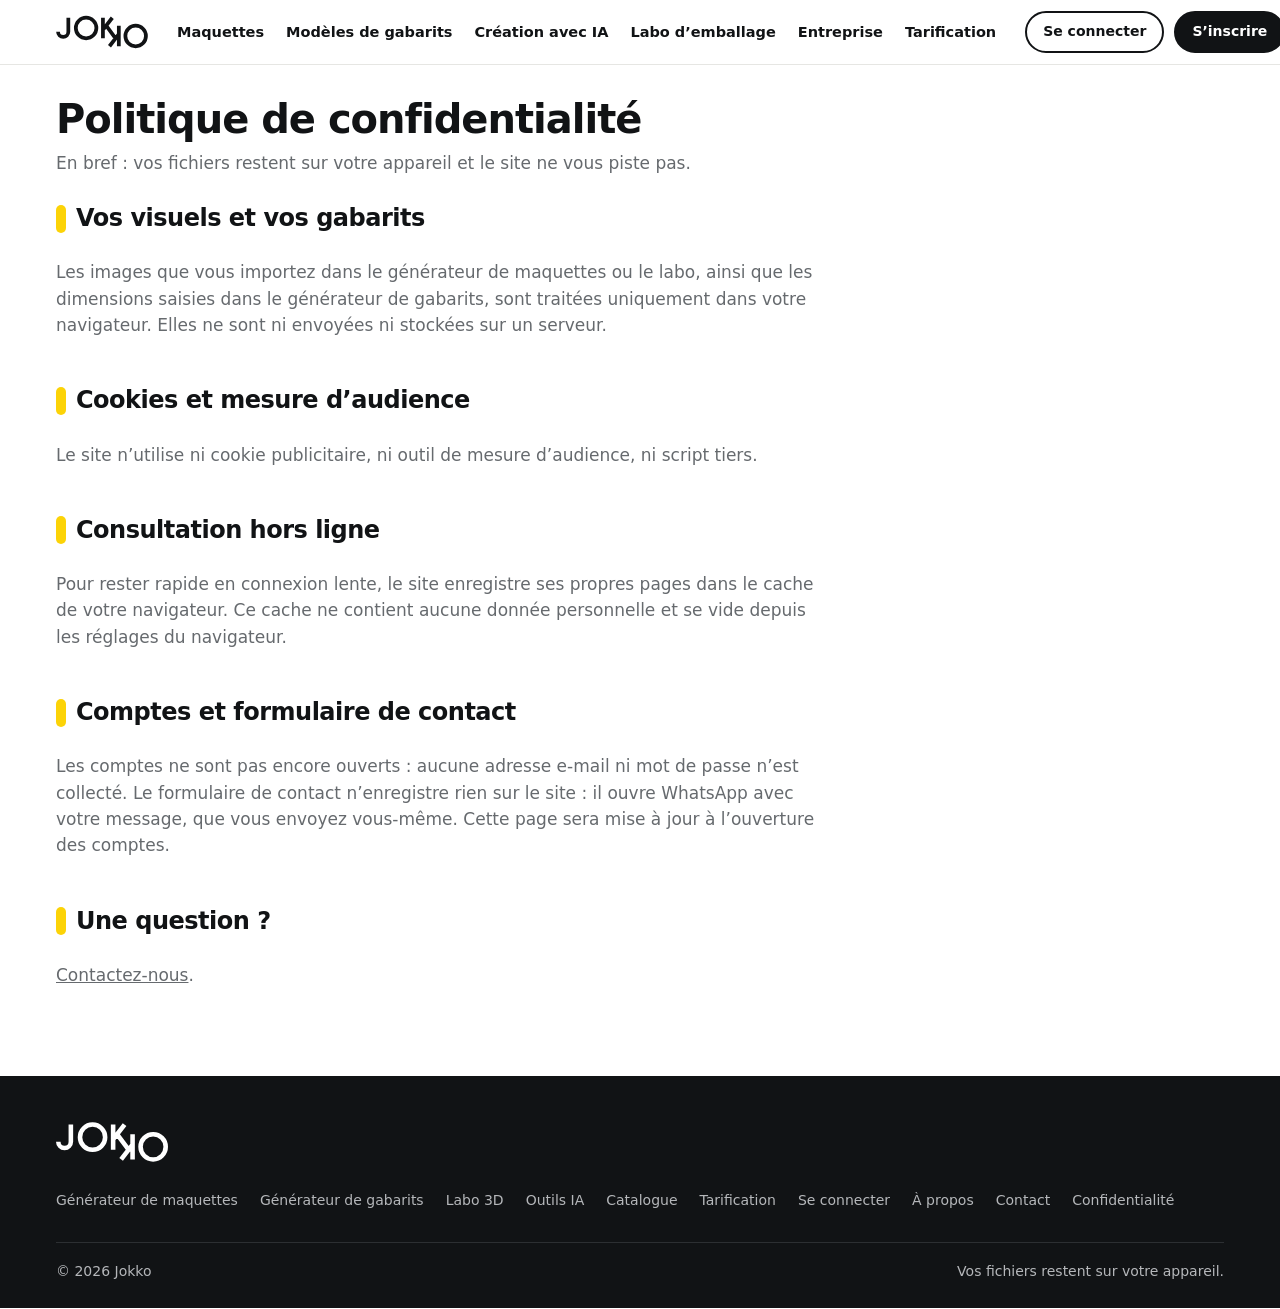
<file: confidentialite.html>
<!doctype html>
<html lang="fr">
<head>
<meta charset="utf-8">
<meta name="viewport" content="width=device-width,initial-scale=1">
<title>Confidentialité – Jokko</title>
<meta name="description" content="Comment Jokko traite vos fichiers et vos données.">
<meta name="theme-color" content="#111315">
<link rel="icon" href="data:image/svg+xml,%3Csvg xmlns='http://www.w3.org/2000/svg' viewBox='0 0 80 80'%3E%3Crect width='80' height='80' rx='18' fill='%23111315'/%3E%3Cpath fill='none' stroke='%23FCD307' stroke-width='7' stroke-linejoin='round' d='M23 8V52M23 34L43 8M30 25L50 52M57 25V69M57 43L37 69'/%3E%3C/svg%3E">
<link rel="stylesheet" href="app.css">
</head>
<body>
<a class="sk" href="#contenu">Aller au contenu</a>
<svg width="0" height="0" style="position:absolute" aria-hidden="true"><symbol id="jk" viewBox="0 2 196 77"><path fill="none" stroke="currentColor" stroke-width="8" stroke-linejoin="round" d="M26 10V40a11 11 0 0 1-22 0M42 32a22 22 0 1 0 44 0a22 22 0 1 0-44 0M100 10V54M100 36L120 10M107 27L127 54M134 27V71M134 45L114 71M148 49a22 22 0 1 0 44 0a22 22 0 1 0-44 0"/></symbol></svg>
<header>
<div class="w hd">
  <a class="logo" href="index.html"><svg role="img" aria-label="Jokko, accueil"><use href="#jk"/></svg></a>
  <input type="checkbox" id="m" aria-label="Ouvrir le menu">
  <label class="mb" for="m" aria-hidden="true"><svg viewBox="0 0 24 24" fill="none" stroke="currentColor" stroke-width="2.4" stroke-linecap="round"><path d="M4 7h16M4 12h16M4 17h16"/></svg></label>
  <nav aria-label="Navigation principale"><a href="maquettes.html">Maquettes</a><a href="gabarits.html">Modèles de gabarits</a><a href="ia.html">Création avec IA</a><a href="labo.html">Labo d’emballage</a><a href="index.html#entreprise">Entreprise</a><a href="tarifs.html">Tarification</a></nav>
  <div class="act">
    <span class="lg">Français</span>
    <a class="b o s" href="connexion.html">Se connecter</a>
    <a class="b s" href="connexion.html#inscription">S’inscrire</a>
  </div>
</div>
</header>
<main id="contenu" class="w pg">
<h1>Politique de confidentialité</h1>
<p class="lead">En bref : vos fichiers restent sur votre appareil et le site ne vous piste pas.</p>
<div class="sec" style="margin-top:8px"><h2>Vos visuels et vos gabarits</h2><p class="lead">Les images que vous importez dans le générateur de maquettes ou le labo, ainsi que les dimensions saisies dans le générateur de gabarits, sont traitées uniquement dans votre navigateur. Elles ne sont ni envoyées ni stockées sur un serveur.</p></div>
<div class="sec"><h2>Cookies et mesure d’audience</h2><p class="lead">Le site n’utilise ni cookie publicitaire, ni outil de mesure d’audience, ni script tiers.</p></div>
<div class="sec"><h2>Consultation hors ligne</h2><p class="lead">Pour rester rapide en connexion lente, le site enregistre ses propres pages dans le cache de votre navigateur. Ce cache ne contient aucune donnée personnelle et se vide depuis les réglages du navigateur.</p></div>
<div class="sec"><h2>Comptes et formulaire de contact</h2><p class="lead">Les comptes ne sont pas encore ouverts : aucune adresse e‑mail ni mot de passe n’est collecté. Le formulaire de contact n’enregistre rien sur le site : il ouvre WhatsApp avec votre message, que vous envoyez vous‑même. Cette page sera mise à jour à l’ouverture des comptes.</p></div>
<div class="sec"><h2>Une question ?</h2><p class="lead"><a href="contact.html" style="text-decoration:underline">Contactez‑nous</a>.</p></div>
</main>
<footer>
<div class="w">
  <a class="logo" href="index.html"><svg role="img" aria-label="Jokko"><use href="#jk"/></svg></a>
  <div class="fx"><a href="maquettes.html">Générateur de maquettes</a><a href="gabarits.html">Générateur de gabarits</a><a href="labo.html">Labo 3D</a><a href="ia.html">Outils IA</a><a href="modeles.html">Catalogue</a><a href="tarifs.html">Tarification</a><a href="connexion.html">Se connecter</a><a href="a-propos.html">À propos</a><a href="contact.html">Contact</a><a href="confidentialite.html">Confidentialité</a></div>
  <div class="cp"><span>© 2026 Jokko</span><span>Vos fichiers restent sur votre appareil.</span></div>
</div>
</footer>
<script>if('serviceWorker'in navigator&&location.protocol==='https:')addEventListener('load',function(){navigator.serviceWorker.register('sw.js')});</script>
</body>
</html>
</file>
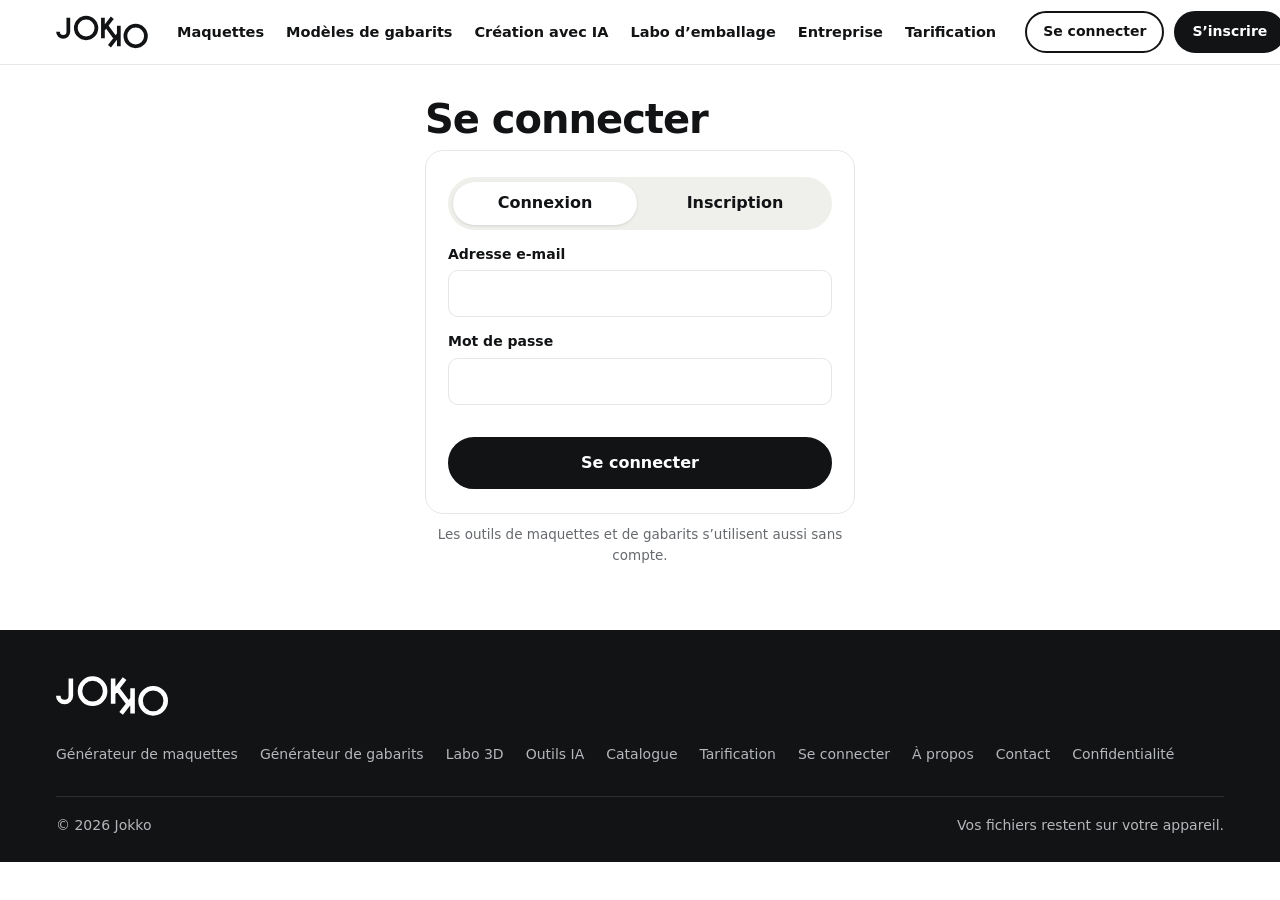
<file: connexion.html>
<!doctype html>
<html lang="fr">
<head>
<meta charset="utf-8">
<meta name="viewport" content="width=device-width,initial-scale=1">
<title>Connexion – Jokko</title>
<meta name="description" content="Connectez-vous ou créez votre compte Jokko.">
<meta name="theme-color" content="#111315">
<link rel="icon" href="data:image/svg+xml,%3Csvg xmlns='http://www.w3.org/2000/svg' viewBox='0 0 80 80'%3E%3Crect width='80' height='80' rx='18' fill='%23111315'/%3E%3Cpath fill='none' stroke='%23FCD307' stroke-width='7' stroke-linejoin='round' d='M23 8V52M23 34L43 8M30 25L50 52M57 25V69M57 43L37 69'/%3E%3C/svg%3E">
<link rel="stylesheet" href="app.css">
</head>
<body>
<a class="sk" href="#contenu">Aller au contenu</a>
<svg width="0" height="0" style="position:absolute" aria-hidden="true"><symbol id="jk" viewBox="0 2 196 77"><path fill="none" stroke="currentColor" stroke-width="8" stroke-linejoin="round" d="M26 10V40a11 11 0 0 1-22 0M42 32a22 22 0 1 0 44 0a22 22 0 1 0-44 0M100 10V54M100 36L120 10M107 27L127 54M134 27V71M134 45L114 71M148 49a22 22 0 1 0 44 0a22 22 0 1 0-44 0"/></symbol></svg>
<header>
<div class="w hd">
  <a class="logo" href="index.html"><svg role="img" aria-label="Jokko, accueil"><use href="#jk"/></svg></a>
  <input type="checkbox" id="m" aria-label="Ouvrir le menu">
  <label class="mb" for="m" aria-hidden="true"><svg viewBox="0 0 24 24" fill="none" stroke="currentColor" stroke-width="2.4" stroke-linecap="round"><path d="M4 7h16M4 12h16M4 17h16"/></svg></label>
  <nav aria-label="Navigation principale"><a href="maquettes.html">Maquettes</a><a href="gabarits.html">Modèles de gabarits</a><a href="ia.html">Création avec IA</a><a href="labo.html">Labo d’emballage</a><a href="index.html#entreprise">Entreprise</a><a href="tarifs.html">Tarification</a></nav>
  <div class="act">
    <span class="lg">Français</span>
    <a class="b o s" href="connexion.html">Se connecter</a>
    <a class="b s" href="connexion.html#inscription">S’inscrire</a>
  </div>
</div>
</header>
<main id="contenu" class="w pg">
<div class="au">
<h1 id="ti">Se connecter</h1>
<div class="pn">
  <div class="tabs" role="group" aria-label="Connexion ou inscription"><button type="button" id="t1" class="on">Connexion</button><button type="button" id="t2">Inscription</button></div>
  <form id="fo" novalidate>
    <div id="fn" hidden><label class="fl" for="nm">Nom</label><input id="nm" type="text" autocomplete="name"></div>
    <label class="fl" for="em">Adresse e‑mail</label><input id="em" type="email" autocomplete="email" required>
    <label class="fl" for="pw">Mot de passe</label><input id="pw" type="password" autocomplete="current-password" minlength="8" required>
    <p class="note" id="ph" hidden>8 caractères minimum.</p>
    <p class="er" id="er" role="alert"></p>
    <button class="b" id="go" type="submit">Se connecter</button>
    <p class="msg" id="ms" role="status" hidden></p>
  </form>
</div>
<p class="note" style="text-align:center">Les outils de maquettes et de gabarits s’utilisent aussi sans compte.</p>
</div>
</main>
<footer>
<div class="w">
  <a class="logo" href="index.html"><svg role="img" aria-label="Jokko"><use href="#jk"/></svg></a>
  <div class="fx"><a href="maquettes.html">Générateur de maquettes</a><a href="gabarits.html">Générateur de gabarits</a><a href="labo.html">Labo 3D</a><a href="ia.html">Outils IA</a><a href="modeles.html">Catalogue</a><a href="tarifs.html">Tarification</a><a href="connexion.html">Se connecter</a><a href="a-propos.html">À propos</a><a href="contact.html">Contact</a><a href="confidentialite.html">Confidentialité</a></div>
  <div class="cp"><span>© 2026 Jokko</span><span>Vos fichiers restent sur votre appareil.</span></div>
</div>
</footer>
<script>
(function(){
var API='';// URL du service de comptes, ex. 'https://api.exemple.com'. Vide = comptes non activés.
var $=function(i){return document.getElementById(i)},up=location.hash=='#inscription';
function mode(s){up=s;$('t1').classList.toggle('on',!s);$('t2').classList.toggle('on',s);$('fn').hidden=!s;$('ph').hidden=!s;
$('ti').textContent=s?'Créer un compte':'Se connecter';$('go').textContent=s?'Créer mon compte':'Se connecter';
$('pw').autocomplete=s?'new-password':'current-password';$('er').textContent='';$('ms').hidden=true}
$('t1').onclick=function(){mode(false)};$('t2').onclick=function(){mode(true)};mode(up);
$('fo').onsubmit=function(e){e.preventDefault();var em=$('em').value.trim(),pw=$('pw').value,er=$('er'),ms=$('ms');ms.hidden=true;
if(!/^[^@\s]+@[^@\s]+\.[^@\s]+$/.test(em)){er.textContent='Saisissez une adresse e‑mail valide.';$('em').focus();return}
if(pw.length<8){er.textContent='Le mot de passe doit contenir au moins 8 caractères.';$('pw').focus();return}
er.textContent='';
if(!API){ms.textContent='Les comptes ne sont pas encore ouverts. En attendant, les outils s’utilisent sans compte.';ms.hidden=false;return}
$('go').disabled=true;
fetch(API+(up?'/inscription':'/connexion'),{method:'POST',headers:{'Content-Type':'application/json'},body:JSON.stringify({nom:$('nm').value,email:em,motDePasse:pw})})
.then(function(r){if(!r.ok)throw 0;location.href='index.html'})
.catch(function(){er.textContent='Connexion impossible. Vérifiez vos identifiants ou réessayez plus tard.'})
.then(function(){$('go').disabled=false})}
})();
</script>
<script>if('serviceWorker'in navigator&&location.protocol==='https:')addEventListener('load',function(){navigator.serviceWorker.register('sw.js')});</script>
</body>
</html>
</file>
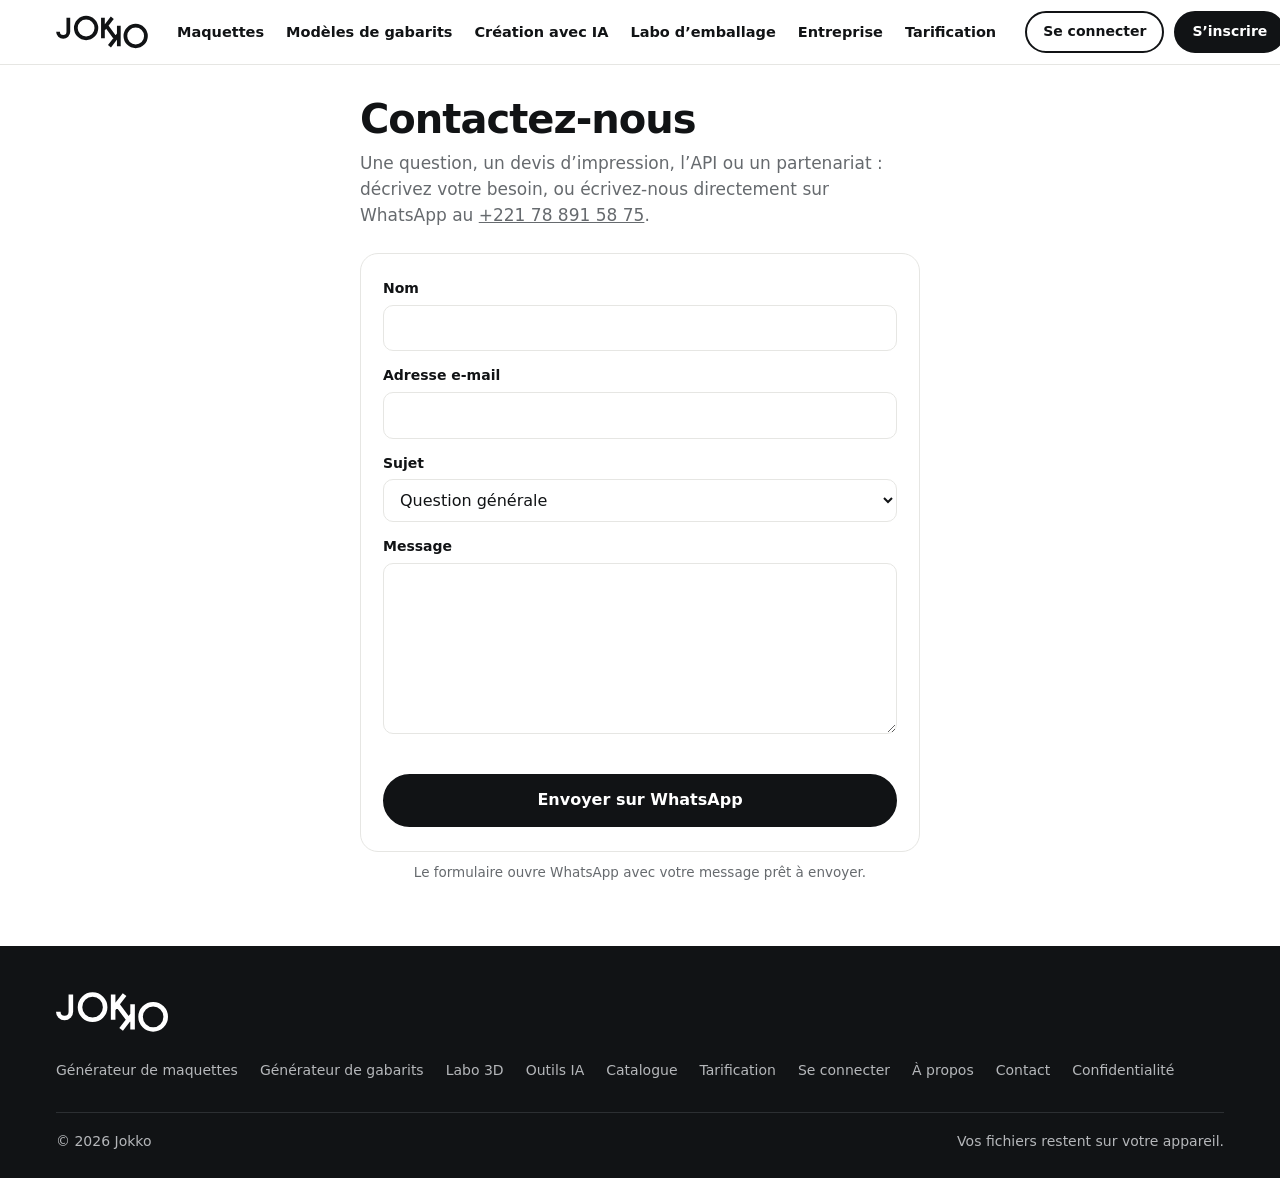
<file: contact.html>
<!doctype html>
<html lang="fr">
<head>
<meta charset="utf-8">
<meta name="viewport" content="width=device-width,initial-scale=1">
<title>Contact – Jokko</title>
<meta name="description" content="Contactez l’équipe Jokko : question, devis d’impression, API ou partenariat.">
<meta name="theme-color" content="#111315">
<link rel="icon" href="data:image/svg+xml,%3Csvg xmlns='http://www.w3.org/2000/svg' viewBox='0 0 80 80'%3E%3Crect width='80' height='80' rx='18' fill='%23111315'/%3E%3Cpath fill='none' stroke='%23FCD307' stroke-width='7' stroke-linejoin='round' d='M23 8V52M23 34L43 8M30 25L50 52M57 25V69M57 43L37 69'/%3E%3C/svg%3E">
<link rel="stylesheet" href="app.css">
</head>
<body>
<a class="sk" href="#contenu">Aller au contenu</a>
<svg width="0" height="0" style="position:absolute" aria-hidden="true"><symbol id="jk" viewBox="0 2 196 77"><path fill="none" stroke="currentColor" stroke-width="8" stroke-linejoin="round" d="M26 10V40a11 11 0 0 1-22 0M42 32a22 22 0 1 0 44 0a22 22 0 1 0-44 0M100 10V54M100 36L120 10M107 27L127 54M134 27V71M134 45L114 71M148 49a22 22 0 1 0 44 0a22 22 0 1 0-44 0"/></symbol></svg>
<header>
<div class="w hd">
  <a class="logo" href="index.html"><svg role="img" aria-label="Jokko, accueil"><use href="#jk"/></svg></a>
  <input type="checkbox" id="m" aria-label="Ouvrir le menu">
  <label class="mb" for="m" aria-hidden="true"><svg viewBox="0 0 24 24" fill="none" stroke="currentColor" stroke-width="2.4" stroke-linecap="round"><path d="M4 7h16M4 12h16M4 17h16"/></svg></label>
  <nav aria-label="Navigation principale"><a href="maquettes.html">Maquettes</a><a href="gabarits.html">Modèles de gabarits</a><a href="ia.html">Création avec IA</a><a href="labo.html">Labo d’emballage</a><a href="index.html#entreprise">Entreprise</a><a href="tarifs.html">Tarification</a></nav>
  <div class="act">
    <span class="lg">Français</span>
    <a class="b o s" href="connexion.html">Se connecter</a>
    <a class="b s" href="connexion.html#inscription">S’inscrire</a>
  </div>
</div>
</header>
<main id="contenu" class="w pg">
<div class="au" style="max-width:560px">
<h1>Contactez‑nous</h1>
<p class="lead">Une question, un devis d’impression, l’API ou un partenariat : décrivez votre besoin, ou écrivez‑nous directement sur WhatsApp au <a href="https://wa.me/221788915875" style="text-decoration:underline;white-space:nowrap">+221 78 891 58 75</a>.</p>
<div class="pn">
  <form id="fo" novalidate>
    <label class="fl" for="nm">Nom</label><input id="nm" type="text" autocomplete="name" required>
    <label class="fl" for="em">Adresse e‑mail</label><input id="em" type="email" autocomplete="email" required>
    <label class="fl" for="su">Sujet</label>
    <select id="su"><option>Question générale</option><option>Devis d’impression</option><option>API de l’éditeur</option><option>Partenariat ou programme d’influenceurs</option><option>Suggestion de modèle</option></select>
    <label class="fl" for="tx">Message</label><textarea id="tx" rows="6" required></textarea>
    <p class="er" id="er" role="alert"></p>
    <button class="b" type="submit">Envoyer sur WhatsApp</button>
    <p class="msg" id="ms" role="status" hidden></p>
  </form>
</div>
<p class="note" style="text-align:center">Le formulaire ouvre WhatsApp avec votre message prêt à envoyer.</p>
</div>
</main>
<footer>
<div class="w">
  <a class="logo" href="index.html"><svg role="img" aria-label="Jokko"><use href="#jk"/></svg></a>
  <div class="fx"><a href="maquettes.html">Générateur de maquettes</a><a href="gabarits.html">Générateur de gabarits</a><a href="labo.html">Labo 3D</a><a href="ia.html">Outils IA</a><a href="modeles.html">Catalogue</a><a href="tarifs.html">Tarification</a><a href="connexion.html">Se connecter</a><a href="a-propos.html">À propos</a><a href="contact.html">Contact</a><a href="confidentialite.html">Confidentialité</a></div>
  <div class="cp"><span>© 2026 Jokko</span><span>Vos fichiers restent sur votre appareil.</span></div>
</div>
</footer>
<script>
(function(){
var EMAIL='';    // adresse de contact, ex. 'contact@exemple.com'
var WHATSAPP='221788915875'; // numéro international sans +, ex. '221770000000'
var $=function(i){return document.getElementById(i)};
$('fo').onsubmit=function(e){e.preventDefault();var n=$('nm').value.trim(),m=$('em').value.trim(),t=$('tx').value.trim(),er=$('er'),ms=$('ms');ms.hidden=true;
if(!n){er.textContent='Indiquez votre nom.';$('nm').focus();return}
if(!/^[^@\s]+@[^@\s]+\.[^@\s]+$/.test(m)){er.textContent='Saisissez une adresse e‑mail valide.';$('em').focus();return}
if(t.length<10){er.textContent='Votre message est trop court.';$('tx').focus();return}
er.textContent='';var s='[Jokko] '+$('su').value,b=t+'\n\n'+n+'\n'+m;
if(EMAIL)location.href='mailto:'+EMAIL+'?subject='+encodeURIComponent(s)+'&body='+encodeURIComponent(b);
else if(WHATSAPP)location.href='https://wa.me/'+WHATSAPP+'?text='+encodeURIComponent(s+'\n'+b);
else{ms.textContent='Nos coordonnées seront bientôt en ligne : votre message n’a pas été envoyé.';ms.hidden=false}}
})();
</script>
<script>if('serviceWorker'in navigator&&location.protocol==='https:')addEventListener('load',function(){navigator.serviceWorker.register('sw.js')});</script>
</body>
</html>
</file>
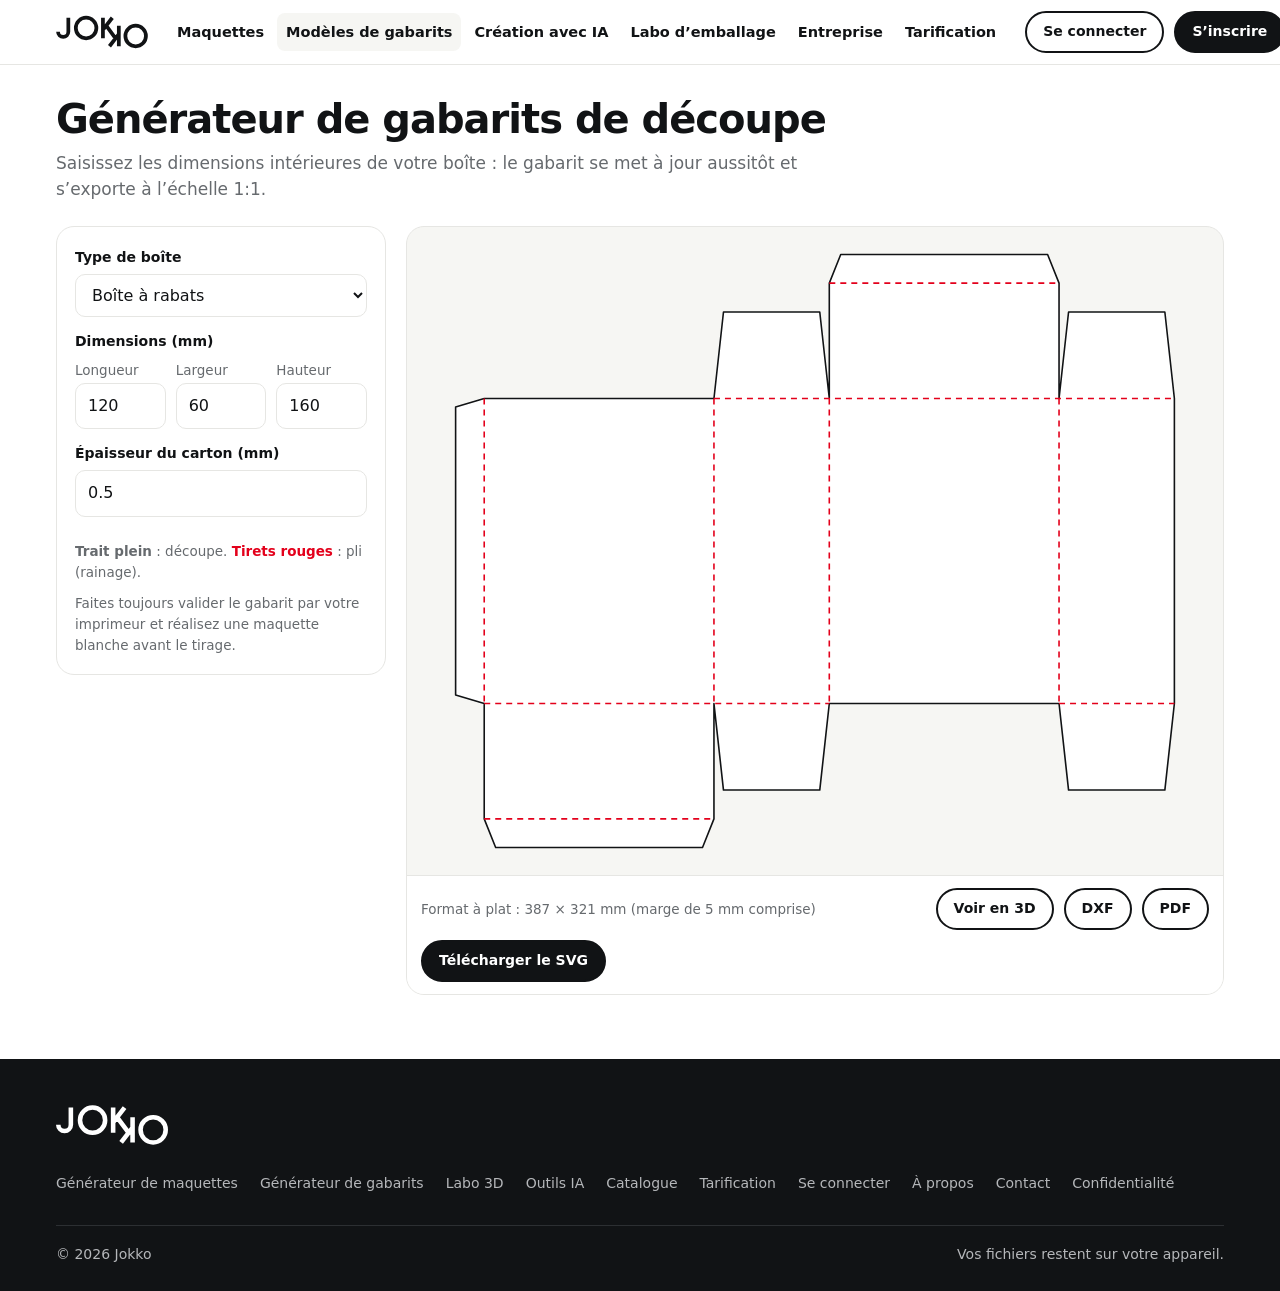
<file: gabarits.html>
<!doctype html>
<html lang="fr">
<head>
<meta charset="utf-8">
<meta name="viewport" content="width=device-width,initial-scale=1">
<title>Générateur de gabarits – Jokko</title>
<meta name="description" content="Générez un gabarit de découpe aux dimensions de votre produit et exportez-le en SVG, PDF ou DXF à l’échelle 1:1.">
<meta name="theme-color" content="#111315">
<link rel="icon" href="data:image/svg+xml,%3Csvg xmlns='http://www.w3.org/2000/svg' viewBox='0 0 80 80'%3E%3Crect width='80' height='80' rx='18' fill='%23111315'/%3E%3Cpath fill='none' stroke='%23FCD307' stroke-width='7' stroke-linejoin='round' d='M23 8V52M23 34L43 8M30 25L50 52M57 25V69M57 43L37 69'/%3E%3C/svg%3E">
<link rel="stylesheet" href="app.css">
</head>
<body>
<a class="sk" href="#contenu">Aller au contenu</a>
<svg width="0" height="0" style="position:absolute" aria-hidden="true"><symbol id="jk" viewBox="0 2 196 77"><path fill="none" stroke="currentColor" stroke-width="8" stroke-linejoin="round" d="M26 10V40a11 11 0 0 1-22 0M42 32a22 22 0 1 0 44 0a22 22 0 1 0-44 0M100 10V54M100 36L120 10M107 27L127 54M134 27V71M134 45L114 71M148 49a22 22 0 1 0 44 0a22 22 0 1 0-44 0"/></symbol></svg>
<header>
<div class="w hd">
  <a class="logo" href="index.html"><svg role="img" aria-label="Jokko, accueil"><use href="#jk"/></svg></a>
  <input type="checkbox" id="m" aria-label="Ouvrir le menu">
  <label class="mb" for="m" aria-hidden="true"><svg viewBox="0 0 24 24" fill="none" stroke="currentColor" stroke-width="2.4" stroke-linecap="round"><path d="M4 7h16M4 12h16M4 17h16"/></svg></label>
  <nav aria-label="Navigation principale"><a href="maquettes.html">Maquettes</a><a href="gabarits.html" aria-current="page">Modèles de gabarits</a><a href="ia.html">Création avec IA</a><a href="labo.html">Labo d’emballage</a><a href="index.html#entreprise">Entreprise</a><a href="tarifs.html">Tarification</a></nav>
  <div class="act">
    <span class="lg">Français</span>
    <a class="b o s" href="connexion.html">Se connecter</a>
    <a class="b s" href="connexion.html#inscription">S’inscrire</a>
  </div>
</div>
</header>
<main id="contenu" class="w pg">
<h1>Générateur de gabarits de découpe</h1>
<p class="lead">Saisissez les dimensions intérieures de votre boîte : le gabarit se met à jour aussitôt et s’exporte à l’échelle 1:1.</p>
<div class="tool">
  <div class="pn">
    <label class="fl" for="ty">Type de boîte</label>
    <select id="ty"><option value="tuck">Boîte à rabats</option><option value="tray">Boîte plateau</option><option value="lid">Boîte avec couvercle</option><option value="sleeve">Fourreau</option><option value="display">Boîte de présentation</option><option value="bag">Sac en papier</option><option value="env">Enveloppe</option></select>
    <span class="fl">Dimensions (mm)</span>
    <div class="r3">
      <div><label class="note" for="L">Longueur</label><input id="L" type="number" min="10" max="1000" value="120"></div>
      <div><label class="note" for="W">Largeur</label><input id="W" type="number" min="10" max="1000" value="60"></div>
      <div><label class="note" for="H">Hauteur</label><input id="H" type="number" min="10" max="1000" value="160"></div>
    </div>
    <label class="fl" for="t">Épaisseur du carton (mm)</label>
    <input id="t" type="number" min="0.2" max="10" step="0.1" value="0.5">
    <p class="er" id="er" role="alert"></p>
    <p class="note"><b>Trait plein</b> : découpe. <b style="color:#E3001B">Tirets rouges</b> : pli (rainage).</p>
    <p class="note">Faites toujours valider le gabarit par votre imprimeur et réalisez une maquette blanche avant le tirage.</p>
  </div>
  <div class="st">
    <div id="pv"></div>
    <div class="bar"><span class="note" id="sz"></span>
      <a class="b o s" id="v3" href="maquettes.html">Voir en 3D</a>
      <button class="b o s" id="ddxf" type="button">DXF</button><button class="b o s" id="dpdf" type="button">PDF</button><button class="b s" id="dsvg" type="button">Télécharger le SVG</button></div>
  </div>
</div>
</main>
<footer>
<div class="w">
  <a class="logo" href="index.html"><svg role="img" aria-label="Jokko"><use href="#jk"/></svg></a>
  <div class="fx"><a href="maquettes.html">Générateur de maquettes</a><a href="gabarits.html">Générateur de gabarits</a><a href="labo.html">Labo 3D</a><a href="ia.html">Outils IA</a><a href="modeles.html">Catalogue</a><a href="tarifs.html">Tarification</a><a href="connexion.html">Se connecter</a><a href="a-propos.html">À propos</a><a href="contact.html">Contact</a><a href="confidentialite.html">Confidentialité</a></div>
  <div class="cp"><span>© 2026 Jokko</span><span>Vos fichiers restent sur votre appareil.</span></div>
</div>
</footer>
<script src="dieline.js" defer></script>
<script>if('serviceWorker'in navigator&&location.protocol==='https:')addEventListener('load',function(){navigator.serviceWorker.register('sw.js')});</script>
</body>
</html>
</file>
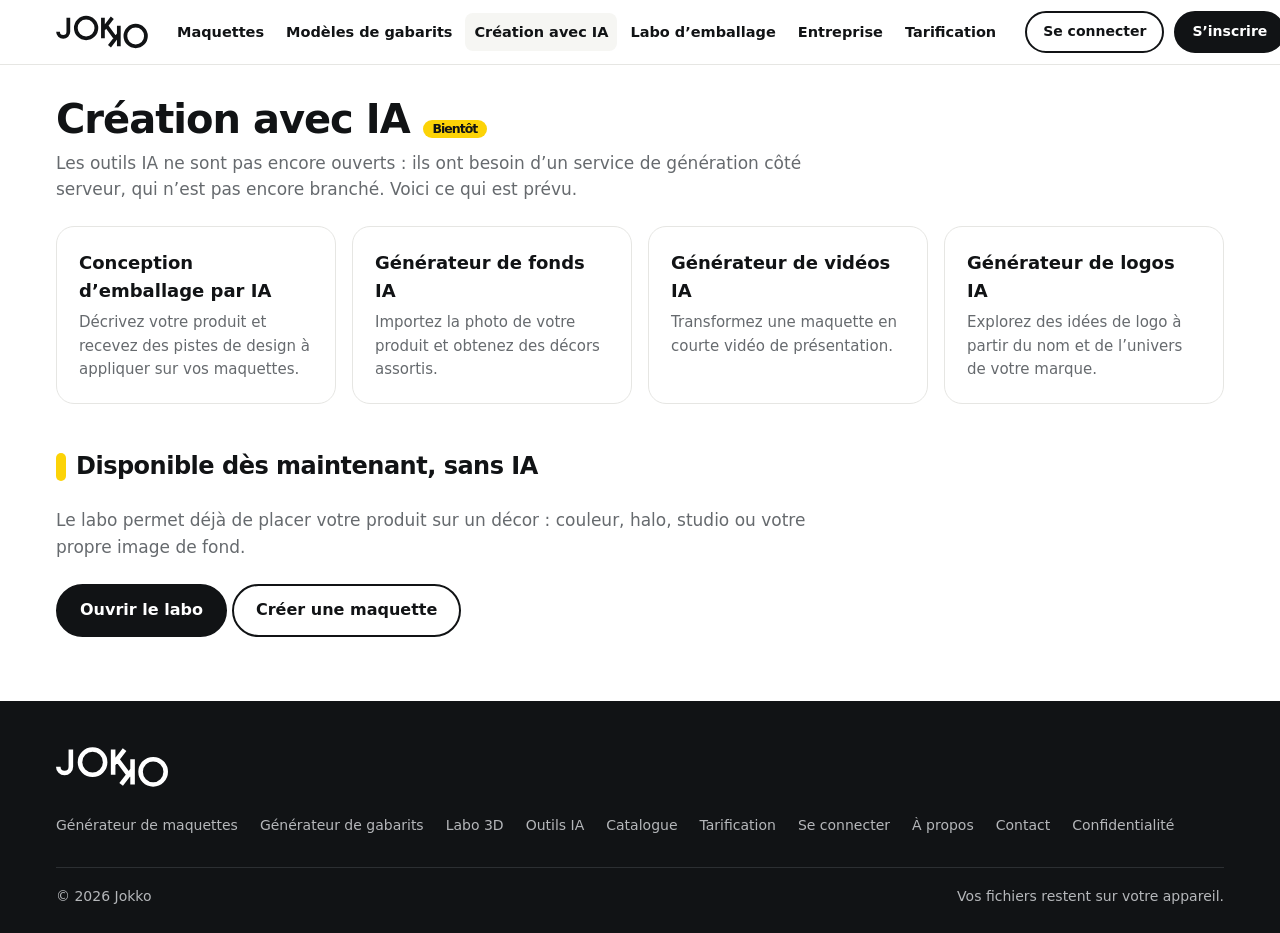
<file: ia.html>
<!doctype html>
<html lang="fr">
<head>
<meta charset="utf-8">
<meta name="viewport" content="width=device-width,initial-scale=1">
<title>Création avec IA – Jokko</title>
<meta name="description" content="Les outils de création avec IA de Jokko : conception d’emballage, fonds, vidéos et logos.">
<meta name="theme-color" content="#111315">
<link rel="icon" href="data:image/svg+xml,%3Csvg xmlns='http://www.w3.org/2000/svg' viewBox='0 0 80 80'%3E%3Crect width='80' height='80' rx='18' fill='%23111315'/%3E%3Cpath fill='none' stroke='%23FCD307' stroke-width='7' stroke-linejoin='round' d='M23 8V52M23 34L43 8M30 25L50 52M57 25V69M57 43L37 69'/%3E%3C/svg%3E">
<link rel="stylesheet" href="app.css">
</head>
<body>
<a class="sk" href="#contenu">Aller au contenu</a>
<svg width="0" height="0" style="position:absolute" aria-hidden="true"><symbol id="jk" viewBox="0 2 196 77"><path fill="none" stroke="currentColor" stroke-width="8" stroke-linejoin="round" d="M26 10V40a11 11 0 0 1-22 0M42 32a22 22 0 1 0 44 0a22 22 0 1 0-44 0M100 10V54M100 36L120 10M107 27L127 54M134 27V71M134 45L114 71M148 49a22 22 0 1 0 44 0a22 22 0 1 0-44 0"/></symbol></svg>
<header>
<div class="w hd">
  <a class="logo" href="index.html"><svg role="img" aria-label="Jokko, accueil"><use href="#jk"/></svg></a>
  <input type="checkbox" id="m" aria-label="Ouvrir le menu">
  <label class="mb" for="m" aria-hidden="true"><svg viewBox="0 0 24 24" fill="none" stroke="currentColor" stroke-width="2.4" stroke-linecap="round"><path d="M4 7h16M4 12h16M4 17h16"/></svg></label>
  <nav aria-label="Navigation principale"><a href="maquettes.html">Maquettes</a><a href="gabarits.html">Modèles de gabarits</a><a href="ia.html" aria-current="page">Création avec IA</a><a href="labo.html">Labo d’emballage</a><a href="index.html#entreprise">Entreprise</a><a href="tarifs.html">Tarification</a></nav>
  <div class="act">
    <span class="lg">Français</span>
    <a class="b o s" href="connexion.html">Se connecter</a>
    <a class="b s" href="connexion.html#inscription">S’inscrire</a>
  </div>
</div>
</header>
<main id="contenu" class="w pg">
<h1>Création avec IA <span class="badge">Bientôt</span></h1>
<p class="lead">Les outils IA ne sont pas encore ouverts : ils ont besoin d’un service de génération côté serveur, qui n’est pas encore branché. Voici ce qui est prévu.</p>
<div class="k">
  <div><h3>Conception d’emballage par IA</h3><p>Décrivez votre produit et recevez des pistes de design à appliquer sur vos maquettes.</p></div>
  <div><h3>Générateur de fonds IA</h3><p>Importez la photo de votre produit et obtenez des décors assortis.</p></div>
  <div><h3>Générateur de vidéos IA</h3><p>Transformez une maquette en courte vidéo de présentation.</p></div>
  <div><h3>Générateur de logos IA</h3><p>Explorez des idées de logo à partir du nom et de l’univers de votre marque.</p></div>
</div>
<div class="sec">
  <h2>Disponible dès maintenant, sans IA</h2>
  <p class="lead">Le labo permet déjà de placer votre produit sur un décor : couleur, halo, studio ou votre propre image de fond.</p>
  <a class="b" href="labo.html">Ouvrir le labo</a> <a class="b o" href="maquettes.html">Créer une maquette</a>
</div>
</main>
<footer>
<div class="w">
  <a class="logo" href="index.html"><svg role="img" aria-label="Jokko"><use href="#jk"/></svg></a>
  <div class="fx"><a href="maquettes.html">Générateur de maquettes</a><a href="gabarits.html">Générateur de gabarits</a><a href="labo.html">Labo 3D</a><a href="ia.html">Outils IA</a><a href="modeles.html">Catalogue</a><a href="tarifs.html">Tarification</a><a href="connexion.html">Se connecter</a><a href="a-propos.html">À propos</a><a href="contact.html">Contact</a><a href="confidentialite.html">Confidentialité</a></div>
  <div class="cp"><span>© 2026 Jokko</span><span>Vos fichiers restent sur votre appareil.</span></div>
</div>
</footer>
<script>if('serviceWorker'in navigator&&location.protocol==='https:')addEventListener('load',function(){navigator.serviceWorker.register('sw.js')});</script>
</body>
</html>
</file>
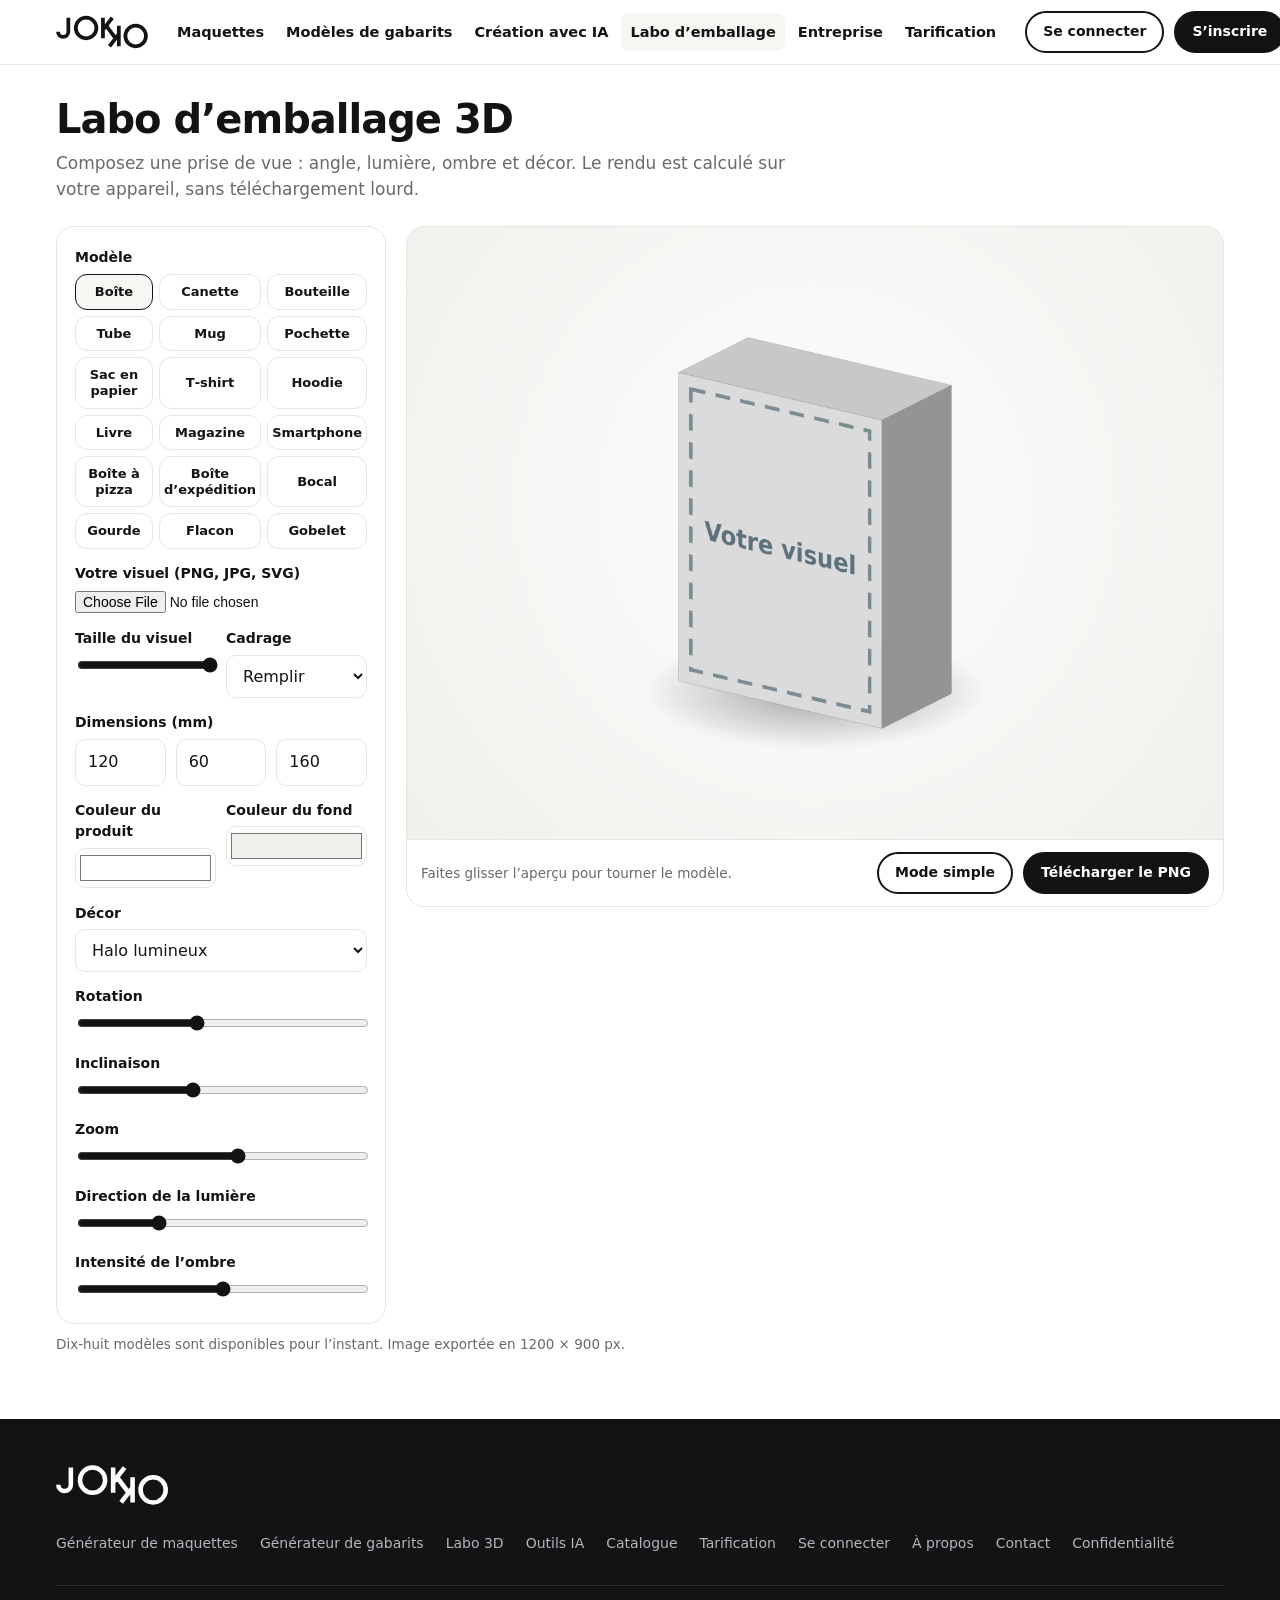
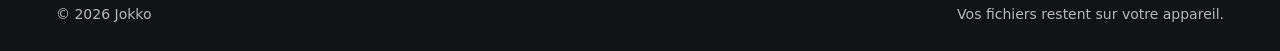
<file: labo.html>
<!doctype html>
<html lang="fr">
<head>
<meta charset="utf-8">
<meta name="viewport" content="width=device-width,initial-scale=1">
<title>Labo d’emballage 3D – Jokko</title>
<meta name="description" content="Réglez l’angle, la lumière, l’ombre et le décor de votre maquette d’emballage, directement dans le navigateur.">
<meta name="theme-color" content="#111315">
<link rel="icon" href="data:image/svg+xml,%3Csvg xmlns='http://www.w3.org/2000/svg' viewBox='0 0 80 80'%3E%3Crect width='80' height='80' rx='18' fill='%23111315'/%3E%3Cpath fill='none' stroke='%23FCD307' stroke-width='7' stroke-linejoin='round' d='M23 8V52M23 34L43 8M30 25L50 52M57 25V69M57 43L37 69'/%3E%3C/svg%3E">
<link rel="stylesheet" href="app.css">
</head>
<body>
<a class="sk" href="#contenu">Aller au contenu</a>
<svg width="0" height="0" style="position:absolute" aria-hidden="true"><symbol id="jk" viewBox="0 2 196 77"><path fill="none" stroke="currentColor" stroke-width="8" stroke-linejoin="round" d="M26 10V40a11 11 0 0 1-22 0M42 32a22 22 0 1 0 44 0a22 22 0 1 0-44 0M100 10V54M100 36L120 10M107 27L127 54M134 27V71M134 45L114 71M148 49a22 22 0 1 0 44 0a22 22 0 1 0-44 0"/></symbol></svg>
<header>
<div class="w hd">
  <a class="logo" href="index.html"><svg role="img" aria-label="Jokko, accueil"><use href="#jk"/></svg></a>
  <input type="checkbox" id="m" aria-label="Ouvrir le menu">
  <label class="mb" for="m" aria-hidden="true"><svg viewBox="0 0 24 24" fill="none" stroke="currentColor" stroke-width="2.4" stroke-linecap="round"><path d="M4 7h16M4 12h16M4 17h16"/></svg></label>
  <nav aria-label="Navigation principale"><a href="maquettes.html">Maquettes</a><a href="gabarits.html">Modèles de gabarits</a><a href="ia.html">Création avec IA</a><a href="labo.html" aria-current="page">Labo d’emballage</a><a href="index.html#entreprise">Entreprise</a><a href="tarifs.html">Tarification</a></nav>
  <div class="act">
    <span class="lg">Français</span>
    <a class="b o s" href="connexion.html">Se connecter</a>
    <a class="b s" href="connexion.html#inscription">S’inscrire</a>
  </div>
</div>
</header>
<main id="contenu" class="w pg">
<h1>Labo d’emballage 3D</h1>
<p class="lead">Composez une prise de vue : angle, lumière, ombre et décor. Le rendu est calculé sur votre appareil, sans téléchargement lourd.</p>
<div class="tool">
  <div class="pn">
    <span class="fl" id="lm">Modèle</span>
    <div class="seg" role="group" aria-labelledby="lm">
      <button type="button" data-p="box">Boîte</button><button type="button" data-p="can">Canette</button><button type="button" data-p="bottle">Bouteille</button><button type="button" data-p="tube">Tube</button><button type="button" data-p="mug">Mug</button><button type="button" data-p="pouch">Pochette</button><button type="button" data-p="bag">Sac en papier</button><button type="button" data-p="tee">T‑shirt</button><button type="button" data-p="hoodie">Hoodie</button><button type="button" data-p="book">Livre</button><button type="button" data-p="magazine">Magazine</button><button type="button" data-p="phone">Smartphone</button><button type="button" data-p="pizza">Boîte à pizza</button><button type="button" data-p="mailer">Boîte d’expédition</button><button type="button" data-p="jar">Bocal</button><button type="button" data-p="gourde">Gourde</button><button type="button" data-p="pill">Flacon</button><button type="button" data-p="cup">Gobelet</button>
    </div>
    <label class="fl" for="art">Votre visuel (PNG, JPG, SVG)</label><input id="art" type="file" accept="image/*">
    <div class="r2">
      <div><label class="fl" for="size">Taille du visuel</label><input id="size" type="range" min="20" max="100" data-k="size"></div>
      <div><label class="fl" for="fit">Cadrage</label><select id="fit" data-k="fit"><option value="cover">Remplir</option><option value="contain">Ajuster</option></select></div>
    </div>
    <div id="dims">
      <span class="fl">Dimensions (mm)</span>
      <div class="r3">
        <input type="number" min="10" max="1000" data-k="L" aria-label="Longueur en mm" title="Longueur">
        <input type="number" min="10" max="1000" data-k="Wd" aria-label="Largeur en mm" title="Largeur">
        <input type="number" min="10" max="1000" data-k="Hh" aria-label="Hauteur en mm" title="Hauteur">
      </div>
    </div>
    <div class="r2">
      <div><label class="fl" for="col">Couleur du produit</label><input id="col" type="color" data-k="col"></div>
      <div id="bgc"><label class="fl" for="bg">Couleur du fond</label><input id="bg" type="color" data-k="bg"></div>
    </div>
    <label class="fl" for="bgm">Décor</label>
    <select id="bgm" data-k="bgm"><option value="deg">Halo lumineux</option><option value="uni">Couleur unie</option><option value="studio">Studio (mur et sol)</option><option value="img">Image importée</option><option value="none">Transparent</option></select>
    <div hidden><label class="fl" for="bgf">Image de fond</label><input id="bgf" type="file" accept="image/*"></div>
    <label class="fl" for="yaw">Rotation</label><input id="yaw" type="range" min="-3.14" max="3.14" step="0.01" data-k="yaw">
    <label class="fl" for="pit">Inclinaison</label><input id="pit" type="range" min="-0.2" max="1.2" step="0.01" data-k="pit">
    <label class="fl" for="zoom">Zoom</label><input id="zoom" type="range" min="0.5" max="1.4" step="0.01" data-k="zoom">
    <label class="fl" for="light">Direction de la lumière</label><input id="light" type="range" min="-1.5" max="1.5" step="0.01" data-k="light">
    <label class="fl" for="sh">Intensité de l’ombre</label><input id="sh" type="range" min="0" max="0.7" step="0.01" data-k="sh">
  </div>
  <div class="st">
    <canvas id="cv" width="1200" height="900" aria-label="Aperçu de la maquette"></canvas>
    <div class="bar"><span class="note">Faites glisser l’aperçu pour tourner le modèle.</span>
      <a class="b o s" href="maquettes.html">Mode simple</a>
      <button class="b s" id="dl" type="button">Télécharger le PNG</button></div>
  </div>
</div>
<p class="note">Dix‑huit modèles sont disponibles pour l’instant. Image exportée en 1200 × 900 px.</p>
</main>
<footer>
<div class="w">
  <a class="logo" href="index.html"><svg role="img" aria-label="Jokko"><use href="#jk"/></svg></a>
  <div class="fx"><a href="maquettes.html">Générateur de maquettes</a><a href="gabarits.html">Générateur de gabarits</a><a href="labo.html">Labo 3D</a><a href="ia.html">Outils IA</a><a href="modeles.html">Catalogue</a><a href="tarifs.html">Tarification</a><a href="connexion.html">Se connecter</a><a href="a-propos.html">À propos</a><a href="contact.html">Contact</a><a href="confidentialite.html">Confidentialité</a></div>
  <div class="cp"><span>© 2026 Jokko</span><span>Vos fichiers restent sur votre appareil.</span></div>
</div>
</footer>
<script src="mockup.js" defer></script>
<script>if('serviceWorker'in navigator&&location.protocol==='https:')addEventListener('load',function(){navigator.serviceWorker.register('sw.js')});</script>
</body>
</html>
</file>
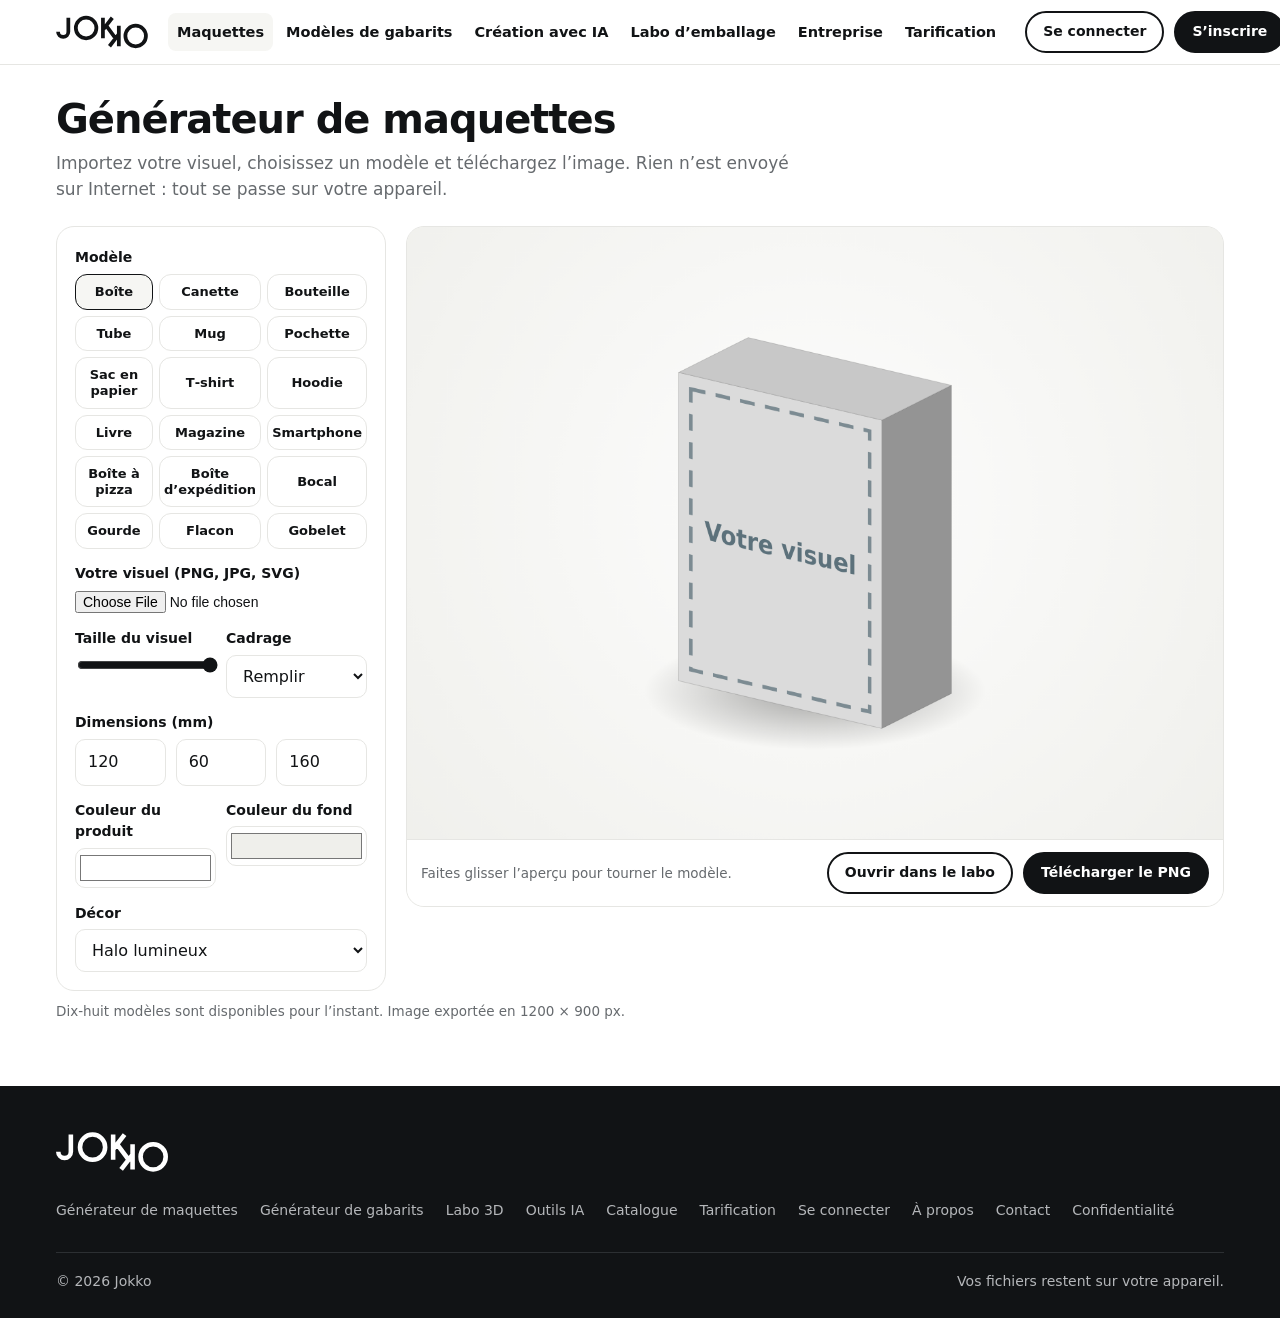
<file: maquettes.html>
<!doctype html>
<html lang="fr">
<head>
<meta charset="utf-8">
<meta name="viewport" content="width=device-width,initial-scale=1">
<title>Générateur de maquettes – Jokko</title>
<meta name="description" content="Créez une maquette de boîte, canette, bouteille, tube, mug, pochette, sac en papier ou T-shirt avec votre visuel, directement dans le navigateur.">
<meta name="theme-color" content="#111315">
<link rel="icon" href="data:image/svg+xml,%3Csvg xmlns='http://www.w3.org/2000/svg' viewBox='0 0 80 80'%3E%3Crect width='80' height='80' rx='18' fill='%23111315'/%3E%3Cpath fill='none' stroke='%23FCD307' stroke-width='7' stroke-linejoin='round' d='M23 8V52M23 34L43 8M30 25L50 52M57 25V69M57 43L37 69'/%3E%3C/svg%3E">
<link rel="stylesheet" href="app.css">
</head>
<body>
<a class="sk" href="#contenu">Aller au contenu</a>
<svg width="0" height="0" style="position:absolute" aria-hidden="true"><symbol id="jk" viewBox="0 2 196 77"><path fill="none" stroke="currentColor" stroke-width="8" stroke-linejoin="round" d="M26 10V40a11 11 0 0 1-22 0M42 32a22 22 0 1 0 44 0a22 22 0 1 0-44 0M100 10V54M100 36L120 10M107 27L127 54M134 27V71M134 45L114 71M148 49a22 22 0 1 0 44 0a22 22 0 1 0-44 0"/></symbol></svg>
<header>
<div class="w hd">
  <a class="logo" href="index.html"><svg role="img" aria-label="Jokko, accueil"><use href="#jk"/></svg></a>
  <input type="checkbox" id="m" aria-label="Ouvrir le menu">
  <label class="mb" for="m" aria-hidden="true"><svg viewBox="0 0 24 24" fill="none" stroke="currentColor" stroke-width="2.4" stroke-linecap="round"><path d="M4 7h16M4 12h16M4 17h16"/></svg></label>
  <nav aria-label="Navigation principale"><a href="maquettes.html" aria-current="page">Maquettes</a><a href="gabarits.html">Modèles de gabarits</a><a href="ia.html">Création avec IA</a><a href="labo.html">Labo d’emballage</a><a href="index.html#entreprise">Entreprise</a><a href="tarifs.html">Tarification</a></nav>
  <div class="act">
    <span class="lg">Français</span>
    <a class="b o s" href="connexion.html">Se connecter</a>
    <a class="b s" href="connexion.html#inscription">S’inscrire</a>
  </div>
</div>
</header>
<main id="contenu" class="w pg">
<h1>Générateur de maquettes</h1>
<p class="lead">Importez votre visuel, choisissez un modèle et téléchargez l’image. Rien n’est envoyé sur Internet : tout se passe sur votre appareil.</p>
<div class="tool">
  <div class="pn">
    <span class="fl" id="lm">Modèle</span>
    <div class="seg" role="group" aria-labelledby="lm">
      <button type="button" data-p="box">Boîte</button><button type="button" data-p="can">Canette</button><button type="button" data-p="bottle">Bouteille</button><button type="button" data-p="tube">Tube</button><button type="button" data-p="mug">Mug</button><button type="button" data-p="pouch">Pochette</button><button type="button" data-p="bag">Sac en papier</button><button type="button" data-p="tee">T‑shirt</button><button type="button" data-p="hoodie">Hoodie</button><button type="button" data-p="book">Livre</button><button type="button" data-p="magazine">Magazine</button><button type="button" data-p="phone">Smartphone</button><button type="button" data-p="pizza">Boîte à pizza</button><button type="button" data-p="mailer">Boîte d’expédition</button><button type="button" data-p="jar">Bocal</button><button type="button" data-p="gourde">Gourde</button><button type="button" data-p="pill">Flacon</button><button type="button" data-p="cup">Gobelet</button>
    </div>
    <label class="fl" for="art">Votre visuel (PNG, JPG, SVG)</label><input id="art" type="file" accept="image/*">
    <div class="r2">
      <div><label class="fl" for="size">Taille du visuel</label><input id="size" type="range" min="20" max="100" data-k="size"></div>
      <div><label class="fl" for="fit">Cadrage</label><select id="fit" data-k="fit"><option value="cover">Remplir</option><option value="contain">Ajuster</option></select></div>
    </div>
    <div id="dims">
      <span class="fl">Dimensions (mm)</span>
      <div class="r3">
        <input type="number" min="10" max="1000" data-k="L" aria-label="Longueur en mm" title="Longueur">
        <input type="number" min="10" max="1000" data-k="Wd" aria-label="Largeur en mm" title="Largeur">
        <input type="number" min="10" max="1000" data-k="Hh" aria-label="Hauteur en mm" title="Hauteur">
      </div>
    </div>
    <div class="r2">
      <div><label class="fl" for="col">Couleur du produit</label><input id="col" type="color" data-k="col"></div>
      <div id="bgc"><label class="fl" for="bg">Couleur du fond</label><input id="bg" type="color" data-k="bg"></div>
    </div>
    <label class="fl" for="bgm">Décor</label>
    <select id="bgm" data-k="bgm"><option value="deg">Halo lumineux</option><option value="uni">Couleur unie</option><option value="studio">Studio (mur et sol)</option><option value="none">Transparent</option></select>
    
  </div>
  <div class="st">
    <canvas id="cv" width="1200" height="900" aria-label="Aperçu de la maquette"></canvas>
    <div class="bar"><span class="note">Faites glisser l’aperçu pour tourner le modèle.</span>
      <a class="b o s" href="labo.html">Ouvrir dans le labo</a>
      <button class="b s" id="dl" type="button">Télécharger le PNG</button></div>
  </div>
</div>
<p class="note">Dix‑huit modèles sont disponibles pour l’instant. Image exportée en 1200 × 900 px.</p>
</main>
<footer>
<div class="w">
  <a class="logo" href="index.html"><svg role="img" aria-label="Jokko"><use href="#jk"/></svg></a>
  <div class="fx"><a href="maquettes.html">Générateur de maquettes</a><a href="gabarits.html">Générateur de gabarits</a><a href="labo.html">Labo 3D</a><a href="ia.html">Outils IA</a><a href="modeles.html">Catalogue</a><a href="tarifs.html">Tarification</a><a href="connexion.html">Se connecter</a><a href="a-propos.html">À propos</a><a href="contact.html">Contact</a><a href="confidentialite.html">Confidentialité</a></div>
  <div class="cp"><span>© 2026 Jokko</span><span>Vos fichiers restent sur votre appareil.</span></div>
</div>
</footer>
<script src="mockup.js" defer></script>
<script>if('serviceWorker'in navigator&&location.protocol==='https:')addEventListener('load',function(){navigator.serviceWorker.register('sw.js')});</script>
</body>
</html>
</file>
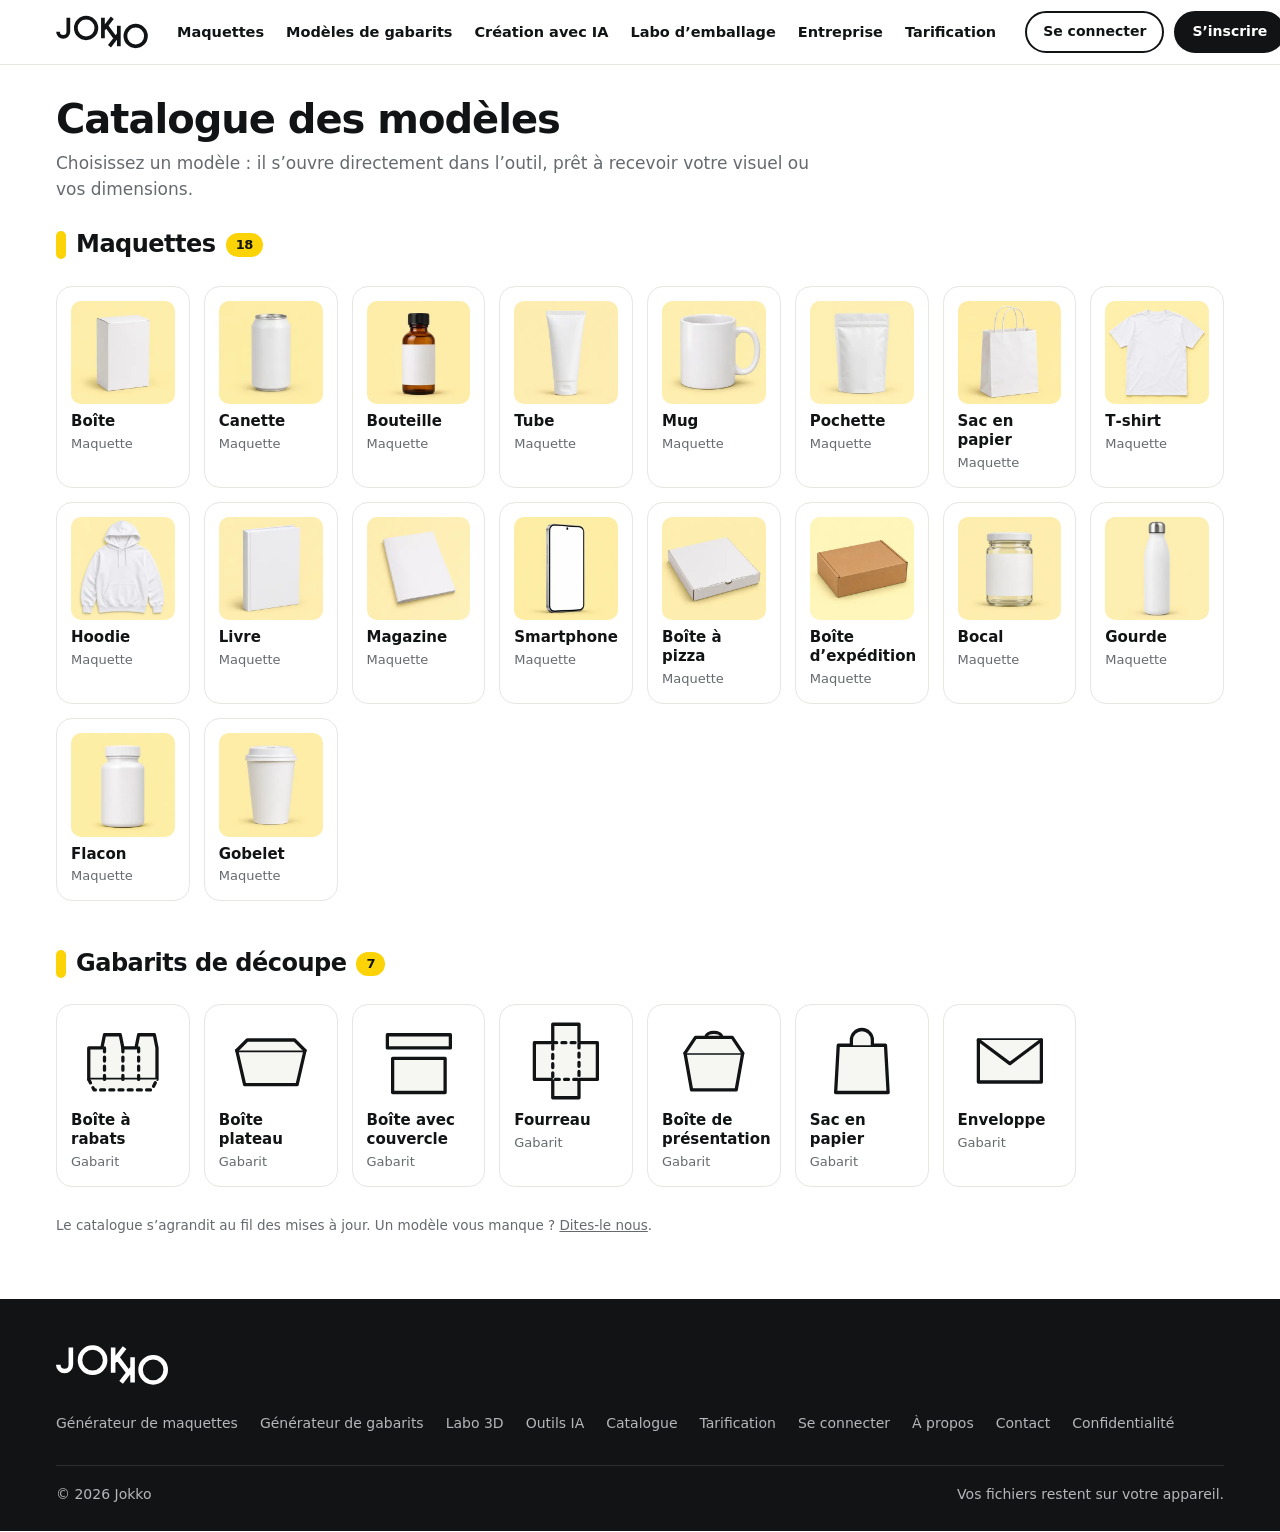
<file: modeles.html>
<!doctype html>
<html lang="fr">
<head>
<meta charset="utf-8">
<meta name="viewport" content="width=device-width,initial-scale=1">
<title>Catalogue des modèles – Jokko</title>
<meta name="description" content="Tous les modèles de maquettes et de gabarits de découpe disponibles sur Jokko.">
<meta name="theme-color" content="#111315">
<link rel="icon" href="data:image/svg+xml,%3Csvg xmlns='http://www.w3.org/2000/svg' viewBox='0 0 80 80'%3E%3Crect width='80' height='80' rx='18' fill='%23111315'/%3E%3Cpath fill='none' stroke='%23FCD307' stroke-width='7' stroke-linejoin='round' d='M23 8V52M23 34L43 8M30 25L50 52M57 25V69M57 43L37 69'/%3E%3C/svg%3E">
<link rel="stylesheet" href="app.css">
</head>
<body>
<a class="sk" href="#contenu">Aller au contenu</a>
<svg width="0" height="0" style="position:absolute" aria-hidden="true"><symbol id="box" viewBox="0 0 64 64"><path class="i" d="M8 22 32 10l24 12v22L32 56 8 44z"/><path class="i" d="M8 22l24 12 24-12M32 34v22" fill="none"/></symbol>
<symbol id="tee" viewBox="0 0 64 64"><path class="i" d="M22 10 8 18l6 10 6-3v29h24V25l6 3 6-10-14-8c-2 4-6 6-10 6s-8-2-10-6z"/></symbol>
<symbol id="pouch" viewBox="0 0 64 64"><path class="i" d="M18 8h28l-3 8 7 36a4 4 0 0 1-4 4H18a4 4 0 0 1-4-4l7-36z"/><path class="i" d="M21 16h22"/></symbol>
<symbol id="book" viewBox="0 0 64 64"><path class="i" d="M14 10h30a6 6 0 0 1 6 6v38H20a6 6 0 0 1-6-6z"/><path class="i" d="M14 48a6 6 0 0 1 6-6h30M24 20h16" fill="none"/></symbol>
<symbol id="bottle" viewBox="0 0 64 64"><path class="i" d="M27 6h10v10c0 4 7 7 7 16v22a4 4 0 0 1-4 4H24a4 4 0 0 1-4-4V32c0-9 7-12 7-16z"/><path class="i" d="M20 36h24v12H20z" fill="#fff"/></symbol>
<symbol id="can" viewBox="0 0 64 64"><path class="i" d="M20 12c0-3 5-5 12-5s12 2 12 5v40c0 3-5 5-12 5s-12-2-12-5z"/><path class="i" d="M20 12c0 3 5 5 12 5s12-2 12-5M20 26h24M20 40h24" fill="none"/></symbol>
<symbol id="tube" viewBox="0 0 64 64"><path class="i" d="M22 8h20l4 40H18z"/><path class="i" d="M24 48h16v8H24zM21 18h22"/></symbol>
<symbol id="cup" viewBox="0 0 64 64"><path class="i" d="M16 14h32l-5 42H21z"/><path class="i" d="M14 10h36v4H14zM18 28h28"/></symbol>
<symbol id="food" viewBox="0 0 64 64"><path class="i" d="M10 26h44l-5 28H15z"/><path class="i" d="M10 26l8-12h28l8 12M26 14c0-5 12-5 12 0" fill="none"/></symbol>
<symbol id="phone" viewBox="0 0 64 64"><rect class="i" x="19" y="6" width="26" height="52" rx="5"/><path class="i" d="M28 12h8"/></symbol>
<symbol id="mug" viewBox="0 0 64 64"><path class="i" d="M12 16h30v30a8 8 0 0 1-8 8H20a8 8 0 0 1-8-8z"/><path class="i" d="M42 22h4a7 7 0 0 1 0 14h-4" fill="none"/></symbol>
<symbol id="mag" viewBox="0 0 64 64"><path class="i" d="M12 10h40v44H12z"/><path class="i" d="M18 18h28v14H18zM18 40h18M18 46h12" fill="#fff"/></symbol>
<symbol id="hood" viewBox="0 0 64 64"><path class="i" d="M24 8h16l14 10-5 10-5-3v31H20V25l-5 3-5-10z"/><path class="i" d="M24 8c0 8 3 12 8 12s8-4 8-12M26 40h12v8H26z" fill="none"/></symbol>
<symbol id="flask" viewBox="0 0 64 64"><path class="i" d="M26 6h12v8H26z"/><path class="i" d="M24 14h16c3 3 4 6 4 10v28a4 4 0 0 1-4 4H24a4 4 0 0 1-4-4V24c0-4 1-7 4-10z"/></symbol>
<symbol id="gift" viewBox="0 0 64 64"><path class="i" d="M10 24h44v32H10z"/><path class="i" d="M8 16h48v8H8z"/><path class="i" d="M32 16v40M32 16c-4-10-16-8-10 0M32 16c4-10 16-8 10 0" fill="none"/></symbol>
<symbol id="bag" viewBox="0 0 64 64"><path class="i" d="M14 20h36l2 36H12z"/><path class="i" d="M24 20v-4a8 8 0 0 1 16 0v4" fill="none"/></symbol>
<symbol id="die" viewBox="0 0 64 64"><path class="i" d="M22 4h20v14h14v28H42v14H22V46H8V18h14z"/><path class="i" d="M22 18h20v28H22z" fill="none" stroke-dasharray="3 4"/></symbol>
<symbol id="die2" viewBox="0 0 64 64"><path class="i" d="M6 22h10l2-10h12l2 10h10l2-10h12l2 10v24H6z"/><path class="i" d="M18 22v24M32 22v24M44 22v24M6 46l4 8h44l4-8" fill="none" stroke-dasharray="3 4"/></symbol>
<symbol id="tray" viewBox="0 0 64 64"><path class="i" d="M6 24h52l-6 26H12z"/><path class="i" d="M6 24l8-8h36l8 8" fill="none"/></symbol>
<symbol id="lid" viewBox="0 0 64 64"><path class="i" d="M12 30h40v26H12z"/><path class="i" d="M8 12h48v10H8z"/></symbol>
<symbol id="env" viewBox="0 0 64 64"><path class="i" d="M8 16h48v32H8z"/><path class="i" d="M8 16l24 18 24-18" fill="none"/></symbol>
<symbol id="spark" viewBox="0 0 64 64"><path class="i" d="M32 6l6 18 18 8-18 8-6 18-6-18-18-8 18-8z"/></symbol>
<symbol id="cube" viewBox="0 0 64 64"><path class="i" d="M32 6l24 13v26L32 58 8 45V19z"/><path class="i" d="M8 19l24 13 24-13M32 32v26" fill="none"/></symbol>
<symbol id="img" viewBox="0 0 64 64"><rect class="i" x="8" y="12" width="48" height="40" rx="6"/><path class="i" d="M8 44l14-14 12 12 8-8 14 14" fill="none"/><circle class="i" cx="42" cy="24" r="4"/></symbol>
<symbol id="jk" viewBox="0 2 196 77"><path fill="none" stroke="currentColor" stroke-width="8" stroke-linejoin="round" d="M26 10V40a11 11 0 0 1-22 0M42 32a22 22 0 1 0 44 0a22 22 0 1 0-44 0M100 10V54M100 36L120 10M107 27L127 54M134 27V71M134 45L114 71M148 49a22 22 0 1 0 44 0a22 22 0 1 0-44 0"/></symbol></svg>
<header>
<div class="w hd">
  <a class="logo" href="index.html"><svg role="img" aria-label="Jokko, accueil"><use href="#jk"/></svg></a>
  <input type="checkbox" id="m" aria-label="Ouvrir le menu">
  <label class="mb" for="m" aria-hidden="true"><svg viewBox="0 0 24 24" fill="none" stroke="currentColor" stroke-width="2.4" stroke-linecap="round"><path d="M4 7h16M4 12h16M4 17h16"/></svg></label>
  <nav aria-label="Navigation principale"><a href="maquettes.html">Maquettes</a><a href="gabarits.html">Modèles de gabarits</a><a href="ia.html">Création avec IA</a><a href="labo.html">Labo d’emballage</a><a href="index.html#entreprise">Entreprise</a><a href="tarifs.html">Tarification</a></nav>
  <div class="act">
    <span class="lg">Français</span>
    <a class="b o s" href="connexion.html">Se connecter</a>
    <a class="b s" href="connexion.html#inscription">S’inscrire</a>
  </div>
</div>
</header>
<main id="contenu" class="w pg">
<h1>Catalogue des modèles</h1>
<p class="lead">Choisissez un modèle : il s’ouvre directement dans l’outil, prêt à recevoir votre visuel ou vos dimensions.</p>
<div class="sec" id="maquettes" style="margin-top:8px"><h2>Maquettes <span class="badge">18</span></h2>
<div class="g"><a class="c" href="maquettes.html?p=box"><img src="img/box.webp" width="360" height="360" loading="lazy" decoding="async" alt=""><b>Boîte</b><small>Maquette</small></a><a class="c" href="maquettes.html?p=can"><img src="img/can.webp" width="360" height="360" loading="lazy" decoding="async" alt=""><b>Canette</b><small>Maquette</small></a><a class="c" href="maquettes.html?p=bottle"><img src="img/bottle.webp" width="360" height="360" loading="lazy" decoding="async" alt=""><b>Bouteille</b><small>Maquette</small></a><a class="c" href="maquettes.html?p=tube"><img src="img/tube.webp" width="360" height="360" loading="lazy" decoding="async" alt=""><b>Tube</b><small>Maquette</small></a><a class="c" href="maquettes.html?p=mug"><img src="img/mug.webp" width="360" height="360" loading="lazy" decoding="async" alt=""><b>Mug</b><small>Maquette</small></a><a class="c" href="maquettes.html?p=pouch"><img src="img/pouch.webp" width="360" height="360" loading="lazy" decoding="async" alt=""><b>Pochette</b><small>Maquette</small></a><a class="c" href="maquettes.html?p=bag"><img src="img/bag.webp" width="360" height="360" loading="lazy" decoding="async" alt=""><b>Sac en papier</b><small>Maquette</small></a><a class="c" href="maquettes.html?p=tee"><img src="img/tee.webp" width="360" height="360" loading="lazy" decoding="async" alt=""><b>T‑shirt</b><small>Maquette</small></a><a class="c" href="maquettes.html?p=hoodie"><img src="img/hoodie.webp" width="360" height="360" loading="lazy" decoding="async" alt=""><b>Hoodie</b><small>Maquette</small></a><a class="c" href="maquettes.html?p=book"><img src="img/book.webp" width="360" height="360" loading="lazy" decoding="async" alt=""><b>Livre</b><small>Maquette</small></a><a class="c" href="maquettes.html?p=magazine"><img src="img/magazine.webp" width="360" height="360" loading="lazy" decoding="async" alt=""><b>Magazine</b><small>Maquette</small></a><a class="c" href="maquettes.html?p=phone"><img src="img/phone.webp" width="360" height="360" loading="lazy" decoding="async" alt=""><b>Smartphone</b><small>Maquette</small></a><a class="c" href="maquettes.html?p=pizza"><img src="img/pizza.webp" width="360" height="360" loading="lazy" decoding="async" alt=""><b>Boîte à pizza</b><small>Maquette</small></a><a class="c" href="maquettes.html?p=mailer"><img src="img/mailer.webp" width="360" height="360" loading="lazy" decoding="async" alt=""><b>Boîte d’expédition</b><small>Maquette</small></a><a class="c" href="maquettes.html?p=jar"><img src="img/jar.webp" width="360" height="360" loading="lazy" decoding="async" alt=""><b>Bocal</b><small>Maquette</small></a><a class="c" href="maquettes.html?p=gourde"><img src="img/gourde.webp" width="360" height="360" loading="lazy" decoding="async" alt=""><b>Gourde</b><small>Maquette</small></a><a class="c" href="maquettes.html?p=pill"><img src="img/pill.webp" width="360" height="360" loading="lazy" decoding="async" alt=""><b>Flacon</b><small>Maquette</small></a><a class="c" href="maquettes.html?p=cup"><img src="img/cup.webp" width="360" height="360" loading="lazy" decoding="async" alt=""><b>Gobelet</b><small>Maquette</small></a></div></div>
<div class="sec" id="gabarits"><h2>Gabarits de découpe <span class="badge">7</span></h2>
<div class="g"><a class="c" href="gabarits.html?type=tuck"><svg><use href="#die2"/></svg><b>Boîte à rabats</b><small>Gabarit</small></a><a class="c" href="gabarits.html?type=tray"><svg><use href="#tray"/></svg><b>Boîte plateau</b><small>Gabarit</small></a><a class="c" href="gabarits.html?type=lid"><svg><use href="#lid"/></svg><b>Boîte avec couvercle</b><small>Gabarit</small></a><a class="c" href="gabarits.html?type=sleeve"><svg><use href="#die"/></svg><b>Fourreau</b><small>Gabarit</small></a><a class="c" href="gabarits.html?type=display"><svg><use href="#food"/></svg><b>Boîte de présentation</b><small>Gabarit</small></a><a class="c" href="gabarits.html?type=bag"><svg><use href="#bag"/></svg><b>Sac en papier</b><small>Gabarit</small></a><a class="c" href="gabarits.html?type=env"><svg><use href="#env"/></svg><b>Enveloppe</b><small>Gabarit</small></a></div></div>
<p class="note" style="margin-top:28px">Le catalogue s’agrandit au fil des mises à jour. Un modèle vous manque ? <a href="contact.html" style="text-decoration:underline">Dites‑le nous</a>.</p>
</main>
<footer>
<div class="w">
  <a class="logo" href="index.html"><svg role="img" aria-label="Jokko"><use href="#jk"/></svg></a>
  <div class="fx"><a href="maquettes.html">Générateur de maquettes</a><a href="gabarits.html">Générateur de gabarits</a><a href="labo.html">Labo 3D</a><a href="ia.html">Outils IA</a><a href="modeles.html">Catalogue</a><a href="tarifs.html">Tarification</a><a href="connexion.html">Se connecter</a><a href="a-propos.html">À propos</a><a href="contact.html">Contact</a><a href="confidentialite.html">Confidentialité</a></div>
  <div class="cp"><span>© 2026 Jokko</span><span>Vos fichiers restent sur votre appareil.</span></div>
</div>
</footer>
<script>if('serviceWorker'in navigator&&location.protocol==='https:')addEventListener('load',function(){navigator.serviceWorker.register('sw.js')});</script>
</body>
</html>
</file>
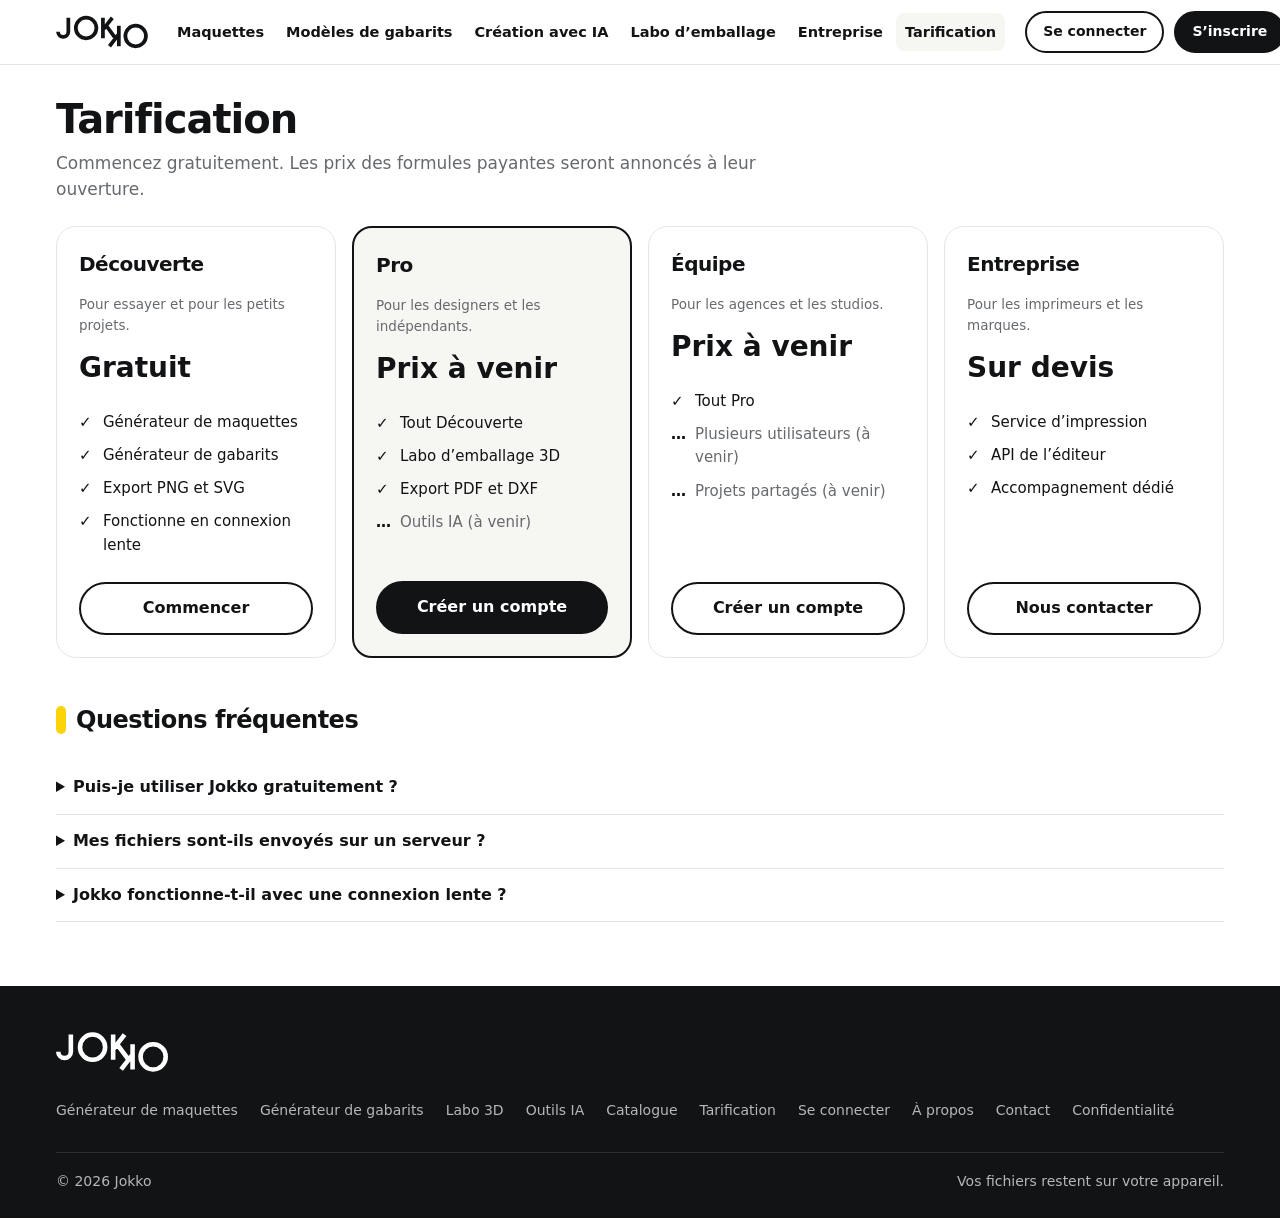
<file: tarifs.html>
<!doctype html>
<html lang="fr">
<head>
<meta charset="utf-8">
<meta name="viewport" content="width=device-width,initial-scale=1">
<title>Tarification – Jokko</title>
<meta name="description" content="Les formules Jokko : Découverte gratuite, Pro, Équipe et Entreprise.">
<meta name="theme-color" content="#111315">
<link rel="icon" href="data:image/svg+xml,%3Csvg xmlns='http://www.w3.org/2000/svg' viewBox='0 0 80 80'%3E%3Crect width='80' height='80' rx='18' fill='%23111315'/%3E%3Cpath fill='none' stroke='%23FCD307' stroke-width='7' stroke-linejoin='round' d='M23 8V52M23 34L43 8M30 25L50 52M57 25V69M57 43L37 69'/%3E%3C/svg%3E">
<link rel="stylesheet" href="app.css">
</head>
<body>
<a class="sk" href="#contenu">Aller au contenu</a>
<svg width="0" height="0" style="position:absolute" aria-hidden="true"><symbol id="jk" viewBox="0 2 196 77"><path fill="none" stroke="currentColor" stroke-width="8" stroke-linejoin="round" d="M26 10V40a11 11 0 0 1-22 0M42 32a22 22 0 1 0 44 0a22 22 0 1 0-44 0M100 10V54M100 36L120 10M107 27L127 54M134 27V71M134 45L114 71M148 49a22 22 0 1 0 44 0a22 22 0 1 0-44 0"/></symbol></svg>
<header>
<div class="w hd">
  <a class="logo" href="index.html"><svg role="img" aria-label="Jokko, accueil"><use href="#jk"/></svg></a>
  <input type="checkbox" id="m" aria-label="Ouvrir le menu">
  <label class="mb" for="m" aria-hidden="true"><svg viewBox="0 0 24 24" fill="none" stroke="currentColor" stroke-width="2.4" stroke-linecap="round"><path d="M4 7h16M4 12h16M4 17h16"/></svg></label>
  <nav aria-label="Navigation principale"><a href="maquettes.html">Maquettes</a><a href="gabarits.html">Modèles de gabarits</a><a href="ia.html">Création avec IA</a><a href="labo.html">Labo d’emballage</a><a href="index.html#entreprise">Entreprise</a><a href="tarifs.html" aria-current="page">Tarification</a></nav>
  <div class="act">
    <span class="lg">Français</span>
    <a class="b o s" href="connexion.html">Se connecter</a>
    <a class="b s" href="connexion.html#inscription">S’inscrire</a>
  </div>
</div>
</header>
<main id="contenu" class="w pg">
<h1>Tarification</h1>
<p class="lead">Commencez gratuitement. Les prix des formules payantes seront annoncés à leur ouverture.</p>
<div class="pl">
  <div><h2>Découverte</h2><p class="note">Pour essayer et pour les petits projets.</p><p class="pr">Gratuit</p>
    <ul><li>Générateur de maquettes</li><li>Générateur de gabarits</li><li>Export PNG et SVG</li><li>Fonctionne en connexion lente</li></ul>
    <a class="b o" href="maquettes.html">Commencer</a></div>
  <div class="hot"><h2>Pro</h2><p class="note">Pour les designers et les indépendants.</p><p class="pr">Prix à venir</p>
    <ul><li>Tout Découverte</li><li>Labo d’emballage 3D</li><li>Export PDF et DXF</li><li class="soon">Outils IA (à venir)</li></ul>
    <a class="b" href="connexion.html#inscription">Créer un compte</a></div>
  <div><h2>Équipe</h2><p class="note">Pour les agences et les studios.</p><p class="pr">Prix à venir</p>
    <ul><li>Tout Pro</li><li class="soon">Plusieurs utilisateurs (à venir)</li><li class="soon">Projets partagés (à venir)</li></ul>
    <a class="b o" href="connexion.html#inscription">Créer un compte</a></div>
  <div id="entreprise"><h2>Entreprise</h2><p class="note">Pour les imprimeurs et les marques.</p><p class="pr">Sur devis</p>
    <ul><li>Service d’impression</li><li>API de l’éditeur</li><li>Accompagnement dédié</li></ul>
    <a class="b o" href="contact.html">Nous contacter</a></div>
</div>
<div class="sec">
  <h2>Questions fréquentes</h2>
  <details><summary>Puis-je utiliser Jokko gratuitement ?</summary><p>Oui. Le générateur de maquettes et le générateur de gabarits sont accessibles sans compte.</p></details>
  <details><summary>Mes fichiers sont-ils envoyés sur un serveur ?</summary><p>Non. Les maquettes et les gabarits sont calculés dans votre navigateur ; vos visuels ne quittent pas votre appareil.</p></details>
  <details><summary>Jokko fonctionne-t-il avec une connexion lente ?</summary><p>Oui. Chaque page pèse quelques dizaines de kilo-octets et reste consultable hors ligne après la première visite.</p></details>
</div>
</main>
<footer>
<div class="w">
  <a class="logo" href="index.html"><svg role="img" aria-label="Jokko"><use href="#jk"/></svg></a>
  <div class="fx"><a href="maquettes.html">Générateur de maquettes</a><a href="gabarits.html">Générateur de gabarits</a><a href="labo.html">Labo 3D</a><a href="ia.html">Outils IA</a><a href="modeles.html">Catalogue</a><a href="tarifs.html">Tarification</a><a href="connexion.html">Se connecter</a><a href="a-propos.html">À propos</a><a href="contact.html">Contact</a><a href="confidentialite.html">Confidentialité</a></div>
  <div class="cp"><span>© 2026 Jokko</span><span>Vos fichiers restent sur votre appareil.</span></div>
</div>
</footer>
<script>if('serviceWorker'in navigator&&location.protocol==='https:')addEventListener('load',function(){navigator.serviceWorker.register('sw.js')});</script>
</body>
</html>
</file>
<file: app.css>
/* ===== Couleurs de marque : modifier uniquement ce bloc ===== */
:root{
  --brand:#111315;        /* encre : boutons, liens */
  --brand-dark:#2B2E31;   /* survol */
  --accent:#FCD307;       /* jaune Jokko, utilisé par petites touches */
  --tint:#F6F6F3;         /* surface claire */
  --tint-2:#EFEFEB;       /* surface claire 2 */
  --ink:#111315;          /* texte */
  --muted:#666A6E;        /* texte secondaire */
  --line:#E6E6E3;         /* bordures */
  --bg:#fff;
  --dark:#111315;         /* pied de page */
}
*{box-sizing:border-box}
html{scroll-behavior:smooth;-webkit-text-size-adjust:100%}
body{margin:0;background:var(--bg);color:var(--ink);font:16px/1.55 system-ui,-apple-system,"Segoe UI",Roboto,"Helvetica Neue",Arial,sans-serif}
a{color:inherit;text-decoration:none}
h1,h2,h3,p{margin:0}
ul{margin:0;padding:0;list-style:none}
svg{display:block}
.w{max-width:1200px;margin:0 auto;padding:0 16px}
.i{fill:var(--f,#fff);stroke:currentColor;stroke-width:2.5;stroke-linejoin:round;stroke-linecap:round}
:focus-visible{outline:3px solid var(--ink);outline-offset:3px;box-shadow:0 0 0 3px #fff}
footer :focus-visible{outline-color:var(--accent);box-shadow:none}
.sk{position:absolute;left:-999px}.sk:focus{left:8px;top:8px;background:#fff;padding:8px 12px;z-index:9}

/* boutons */
.b{display:inline-block;white-space:nowrap;padding:12px 22px;border-radius:999px;font-weight:650;border:2px solid var(--brand);background:var(--brand);color:#fff;transition:background .15s}
.b:hover{background:var(--brand-dark);border-color:var(--brand-dark)}
.b.o{background:transparent;color:var(--brand)}
.b.o:hover{background:var(--tint-2)}
.b.s{padding:8px 16px;font-size:14px}

/* en-tête */
header{position:sticky;top:0;z-index:5;background:rgba(255,255,255,.96);border-bottom:1px solid var(--line)}
.hd{display:flex;align-items:center;gap:20px;height:64px}
.logo{display:flex;align-items:center;color:var(--brand)}
.logo svg{width:92px;height:36px}
nav{display:flex;gap:4px;margin-right:auto}
nav a{white-space:nowrap;padding:8px 9px;border-radius:8px;font-size:14.5px;font-weight:550}
nav a:hover{background:var(--tint)}
.act{display:flex;align-items:center;gap:10px}
.lg{font-size:14px;color:var(--muted)}
#m,.mb{display:none}

/* hero */
.hero{background:var(--tint);padding:56px 0 48px;text-align:center}
h1{font-size:clamp(30px,5vw,54px);line-height:1.12;letter-spacing:-1px;max-width:900px;margin:0 auto 12px}
h1 em,.cta i{font-style:normal;background:linear-gradient(transparent 64%,var(--accent) 0);padding:0 .06em;-webkit-box-decoration-break:clone;box-decoration-break:clone}
.sub{color:var(--ink);font-size:18px;max-width:640px;margin:0 auto 32px}
.h3{display:grid;grid-template-columns:repeat(3,1fr);gap:18px;text-align:left}
.hc{position:relative;display:block;border-radius:22px;padding:24px;min-height:210px;overflow:hidden;border:1px solid var(--line);background:#fff;transition:transform .15s,box-shadow .15s}
.hc:hover,.c:hover{transform:translateY(-3px);box-shadow:0 10px 24px rgba(0,0,0,.10)}
.hc b{display:block;font-size:22px;line-height:1.2;max-width:60%}
.hc span{display:inline-block;margin-top:10px;color:var(--brand);font-weight:650;font-size:15px}
.hc svg{position:absolute;right:14px;bottom:10px;width:120px;height:120px;color:var(--brand);--f:var(--accent)}

/* sections */
section{padding:48px 0;content-visibility:auto;contain-intrinsic-size:auto 600px}
h2{font-size:clamp(24px,3.2vw,34px);letter-spacing:-.5px;margin-bottom:22px;display:flex;align-items:center;gap:10px}
h2:before{content:"";flex:none;width:10px;height:28px;border-radius:5px;background:var(--accent)}
.g{display:grid;grid-template-columns:repeat(8,minmax(0,1fr));gap:14px}
.c{display:block;border:1px solid var(--line);border-radius:16px;padding:14px 14px 12px;background:#fff;transition:transform .15s,box-shadow .15s}
.c svg{width:100%;height:84px;color:var(--ink);--f:var(--tint);margin-bottom:8px}
.c b{display:block;font-size:15px;line-height:1.25}
.c small{color:var(--muted);font-size:13px}
.more{margin-top:22px;text-align:center}

/* outils */
.t{display:grid;grid-template-columns:1fr 1fr;gap:36px;align-items:center;padding:26px 0}
.t:nth-of-type(even) .tv{order:2}
.tv{border-radius:24px;background:var(--tint);min-height:240px;display:flex;align-items:center;justify-content:center;gap:10px;padding:20px}
.t:nth-of-type(even) .tv{background:var(--tint-2)}
.tv svg{width:118px;height:118px;color:var(--brand)}
.tv svg+svg{width:80px;height:80px;color:var(--ink);--f:var(--accent)}
.t h3{font-size:clamp(21px,2.4vw,28px);line-height:1.2;margin-bottom:10px}
.t p{color:var(--muted);margin-bottom:10px}
.t .r{display:flex;flex-wrap:wrap;gap:10px;margin-top:16px}
.ch{display:flex;flex-wrap:wrap;gap:10px}
.ch a{padding:9px 15px;border:1px solid var(--line);border-radius:999px;font-size:14.5px;font-weight:550;background:#fff}
.ch a:hover{border-color:var(--brand);color:var(--brand)}
.ch .ai{background:var(--tint-2);border-color:var(--accent)}
.alt{background:var(--tint)}
.k{display:grid;grid-template-columns:repeat(auto-fit,minmax(240px,1fr));gap:16px}
.k>*{border:1px solid var(--line);border-radius:18px;padding:22px;background:#fff}
.k h3{font-size:18px;margin-bottom:6px}
.k p{color:var(--muted);font-size:15px}
.k a.lk{display:inline-block;margin-top:10px;color:var(--brand);font-weight:650}

/* appel à l'action */
.cta{margin:0 16px}
.cta>div{max-width:1168px;margin:0 auto;border-radius:28px;background:var(--brand);color:#fff;text-align:center;padding:56px 20px}
.cta .b{background:#fff;color:var(--ink);border-color:#fff}.cta .b.o{background:transparent;color:#fff}.cta i{background:none;color:var(--accent)}
.cta h2{display:block;line-height:1.3;font-size:clamp(26px,4.4vw,46px);text-transform:uppercase;margin-bottom:22px}
.cta h2:before{display:none}

/* pied de page */
footer{background:var(--dark);color:#B5B7BA;margin-top:56px;padding:44px 0 26px;font-size:14px;content-visibility:auto;contain-intrinsic-size:auto 700px}
footer .logo{color:#fff;margin-bottom:26px}
footer .logo svg{width:112px;height:44px}
.f{display:grid;grid-template-columns:repeat(6,1fr);gap:22px}
.f b{display:block;color:#fff;margin-bottom:10px;font-size:15px}
.f a{display:block;padding:4px 0}
.f a:hover,.cp a:hover{color:var(--accent)}
.cp{border-top:1px solid #2C2F32;margin-top:30px;padding-top:18px;display:flex;flex-wrap:wrap;gap:8px 20px;justify-content:space-between}

@media(max-width:1100px){.g{grid-template-columns:repeat(auto-fill,minmax(138px,1fr))}}
@media(max-width:1300px){.lg{display:none}}
@media(max-width:1180px){
  .hd{flex-wrap:wrap;height:auto;min-height:64px;gap:0 20px}
  .logo{height:64px}
  #m{display:block;position:absolute;opacity:0;width:1px;height:1px}
  #m:focus-visible+.mb{outline:3px solid var(--ink)}
  .mb{display:block;margin-left:auto;padding:8px;cursor:pointer;border-radius:8px}
  .mb svg{width:26px;height:26px}
  nav,.act{display:none}
  #m:checked~nav,#m:checked~.act{display:flex;flex:0 0 100%}
  #m:checked~nav{flex-direction:column;border-top:1px solid var(--line);padding:6px 0}
  #m:checked~nav a{padding:12px 8px;font-size:16px}
  #m:checked~.act{padding:6px 0 16px}
  .f{grid-template-columns:repeat(3,1fr)}
}
@media(max-width:760px){
  .hero{padding:36px 0 24px}
  .sub{font-size:16px;margin-bottom:22px}
  .h3{grid-template-columns:1fr;gap:12px}
  .hc{min-height:132px;padding:18px}
  .hc svg{width:92px;height:92px}
  section{padding:34px 0}
  .g{display:flex;overflow-x:auto;scroll-snap-type:x mandatory;margin:0 -16px;padding:0 16px 8px;scrollbar-width:none}
  .g::-webkit-scrollbar{display:none}
  .g .c{flex:0 0 136px;scroll-snap-align:start}
  .t{grid-template-columns:1fr;gap:16px;padding:18px 0}
  .t:nth-of-type(even) .tv{order:0}
  .tv{min-height:160px}
  .tv svg{width:86px;height:86px}
  .tv svg+svg{width:60px;height:60px}
  .f{grid-template-columns:repeat(2,1fr)}
  .cta>div{padding:40px 16px}
}
@media(prefers-reduced-motion:reduce){html{scroll-behavior:auto}*{transition:none!important}}

/* ===== pages intérieures ===== */
button{font:inherit;color:inherit}
.b{cursor:pointer}
[hidden]{display:none!important}
nav a[aria-current]{background:var(--tint)}
.pg{padding:32px 16px 24px}
.pg h1{font-size:clamp(26px,4vw,40px);text-align:left;max-width:none;margin:0 0 8px}
.lead{color:var(--muted);max-width:760px;margin-bottom:24px;font-size:17px}
.note{font-size:13.5px;color:var(--muted);margin-top:10px}
.badge{display:inline-block;background:var(--accent);padding:2px 10px;border-radius:999px;font-size:12.5px;font-weight:700}
.tool{display:grid;grid-template-columns:330px minmax(0,1fr);gap:20px;align-items:start}
.pn{border:1px solid var(--line);border-radius:18px;padding:6px 18px 18px;background:#fff}
.st{border:1px solid var(--line);border-radius:18px;overflow:hidden;background:var(--tint);position:sticky;top:80px}
.st canvas{display:block;width:100%;height:auto;touch-action:none;cursor:grab}
.st canvas.tr{background:repeating-conic-gradient(#e6eaec 0 25%,#fff 0 50%) 0 0/24px 24px}
.st .bar{display:flex;flex-wrap:wrap;gap:10px;align-items:center;padding:12px 14px;border-top:1px solid var(--line);background:#fff}
.st .bar .note{margin:0 auto 0 0}
#pv{padding:18px}#pv svg{width:100%;height:auto;max-height:68vh}
.fl{display:block;font-size:14px;font-weight:650;margin:14px 0 5px}
input[type=number],input[type=text],input[type=email],input[type=password],select{width:100%;padding:10px 12px;border:1.5px solid var(--line);border-radius:10px;font:inherit;color:inherit;background:#fff}
input[type=file]{width:100%;font-size:14px}
input[type=range]{width:100%;accent-color:var(--brand)}
input[type=color]{width:100%;height:40px;padding:2px;border:1.5px solid var(--line);border-radius:10px;background:#fff}
.r2{display:grid;grid-template-columns:1fr 1fr;gap:10px}.r3{display:grid;grid-template-columns:repeat(3,1fr);gap:10px}.r4{display:grid;grid-template-columns:repeat(4,1fr);gap:8px}
.seg{display:grid;grid-template-columns:repeat(3,1fr);gap:6px}
.seg button{font-size:13px;line-height:1.2;padding:9px 4px;border:1.5px solid var(--line);border-radius:12px;background:#fff;font-weight:600;cursor:pointer}
.seg .on{border-color:var(--brand);background:var(--tint)}
.er{color:#B00020;font-size:14px;min-height:1em}
.pl{display:grid;grid-template-columns:repeat(4,1fr);gap:16px;align-items:stretch}
.pl>div{border:1px solid var(--line);border-radius:20px;padding:22px;background:#fff;display:flex;flex-direction:column}
.pl .hot{border:2px solid var(--brand);background:var(--tint)}
.pl h2{display:block;font-size:20px;margin:0 0 4px}.pl h2:before{display:none}
.pr{font-size:28px;font-weight:800;margin:10px 0 2px}
.pl ul{margin:14px 0 20px;flex:1}
.pl li{padding:5px 0 5px 24px;position:relative;font-size:15px}
.pl li:before{content:"✓";position:absolute;left:0;font-weight:800;color:var(--brand)}
.pl li.soon{color:var(--muted)}.pl li.soon:before{content:"…"}
.pl .b{text-align:center}
details{border-bottom:1px solid var(--line);padding:14px 0}
summary{font-weight:650;cursor:pointer}
details p{color:var(--muted);margin-top:8px}
.sec{margin-top:44px}.sec h2{font-size:24px}
.au{max-width:430px;margin:0 auto}
.au .pn{padding:10px 22px 24px}
.tabs{display:grid;grid-template-columns:1fr 1fr;gap:6px;background:var(--tint-2);padding:5px;border-radius:999px;margin:16px 0 6px}
.tabs button{border:0;background:none;padding:9px;border-radius:999px;font-weight:650;cursor:pointer}
.tabs .on{background:#fff;box-shadow:0 1px 3px rgba(0,0,0,.12)}
.au .b{width:100%;margin-top:18px;text-align:center}
.msg{margin-top:14px;padding:12px 14px;border-radius:12px;background:var(--tint);font-size:14.5px}
.fx{display:flex;flex-wrap:wrap;gap:8px 22px;margin-bottom:20px}
.fx a:hover{color:var(--accent)}
footer{margin-top:40px}
@media(max-width:1000px){.pl{grid-template-columns:1fr 1fr}}
@media(max-width:860px){.tool{grid-template-columns:1fr}.st{position:static;order:-1}}
@media(max-width:560px){.pl{grid-template-columns:1fr}.pg{padding-top:22px}}
textarea{width:100%;padding:10px 12px;border:1.5px solid var(--line);border-radius:10px;font:inherit;color:inherit;background:#fff;resize:vertical}
.sec h2 .badge{font-size:13px;vertical-align:middle}
.c img{display:block;width:100%;height:auto;aspect-ratio:1;border-radius:10px;background:var(--tint);margin-bottom:8px}
</file>
